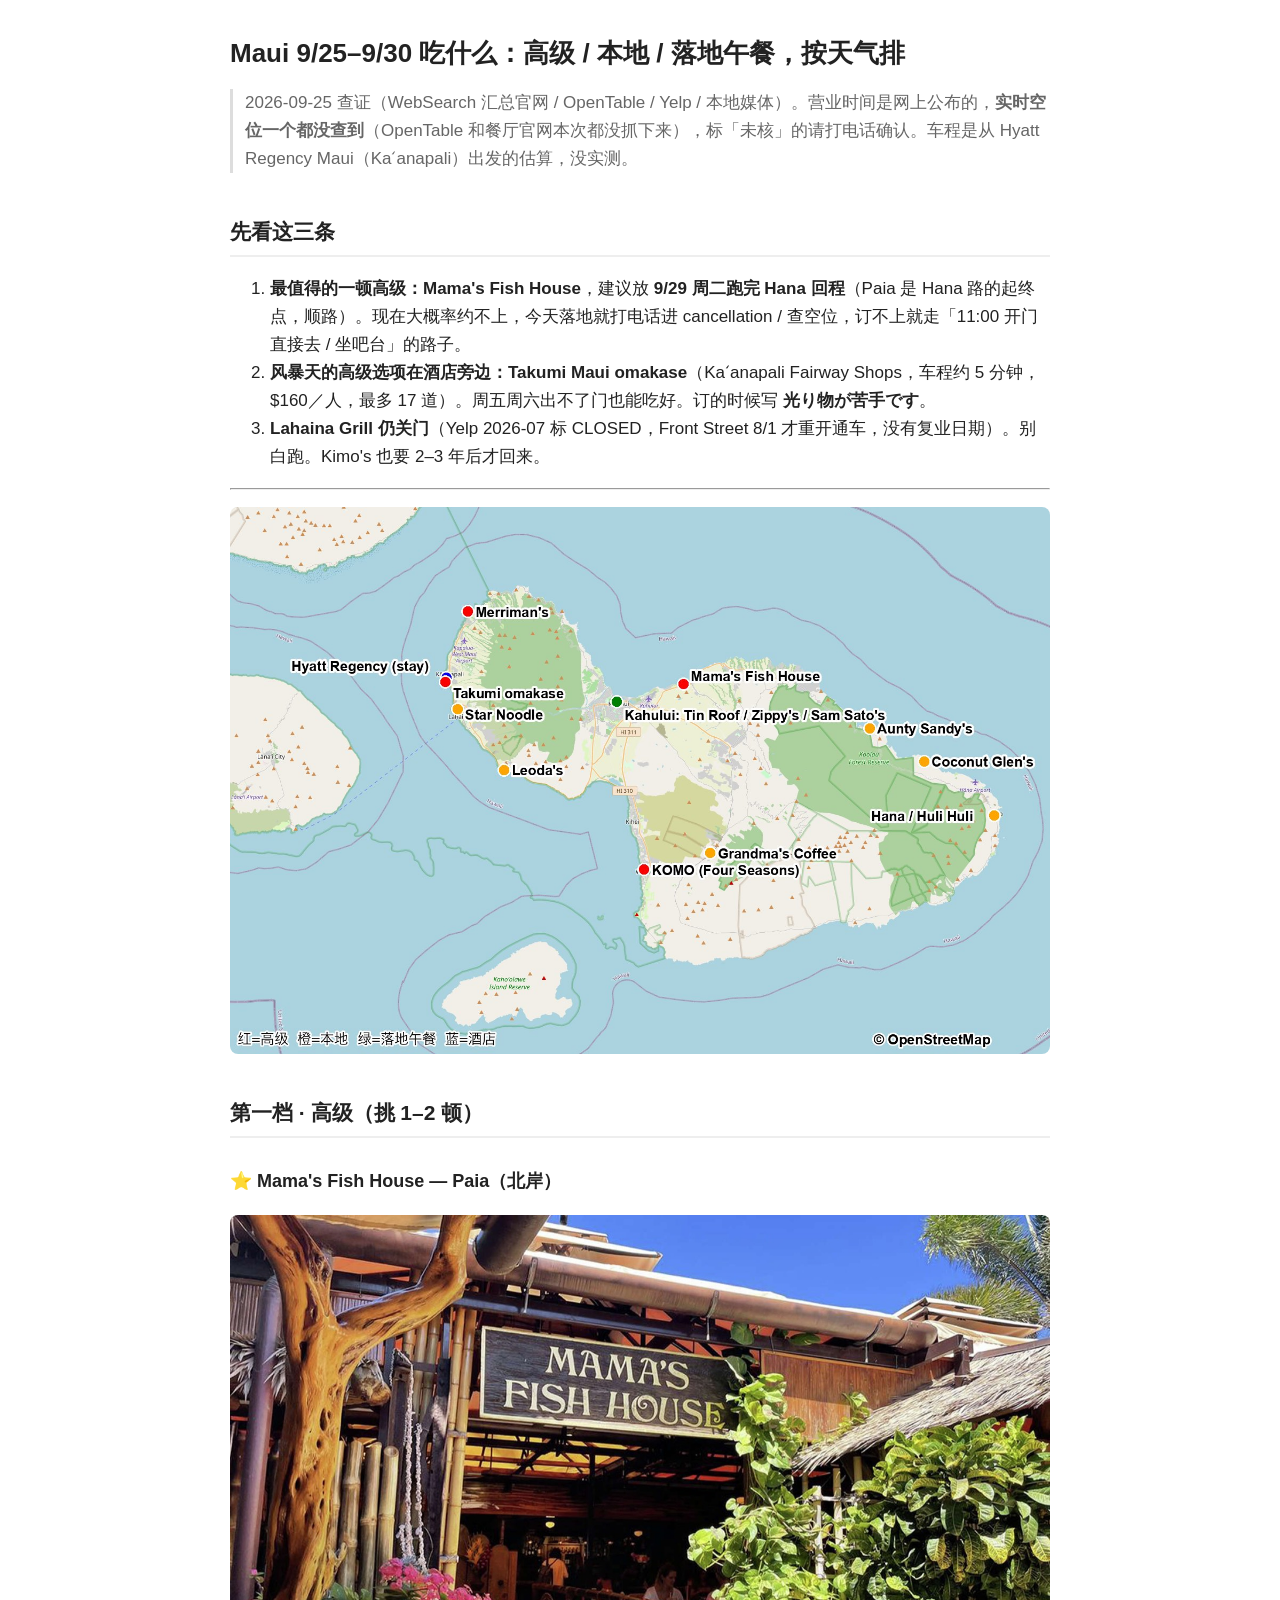
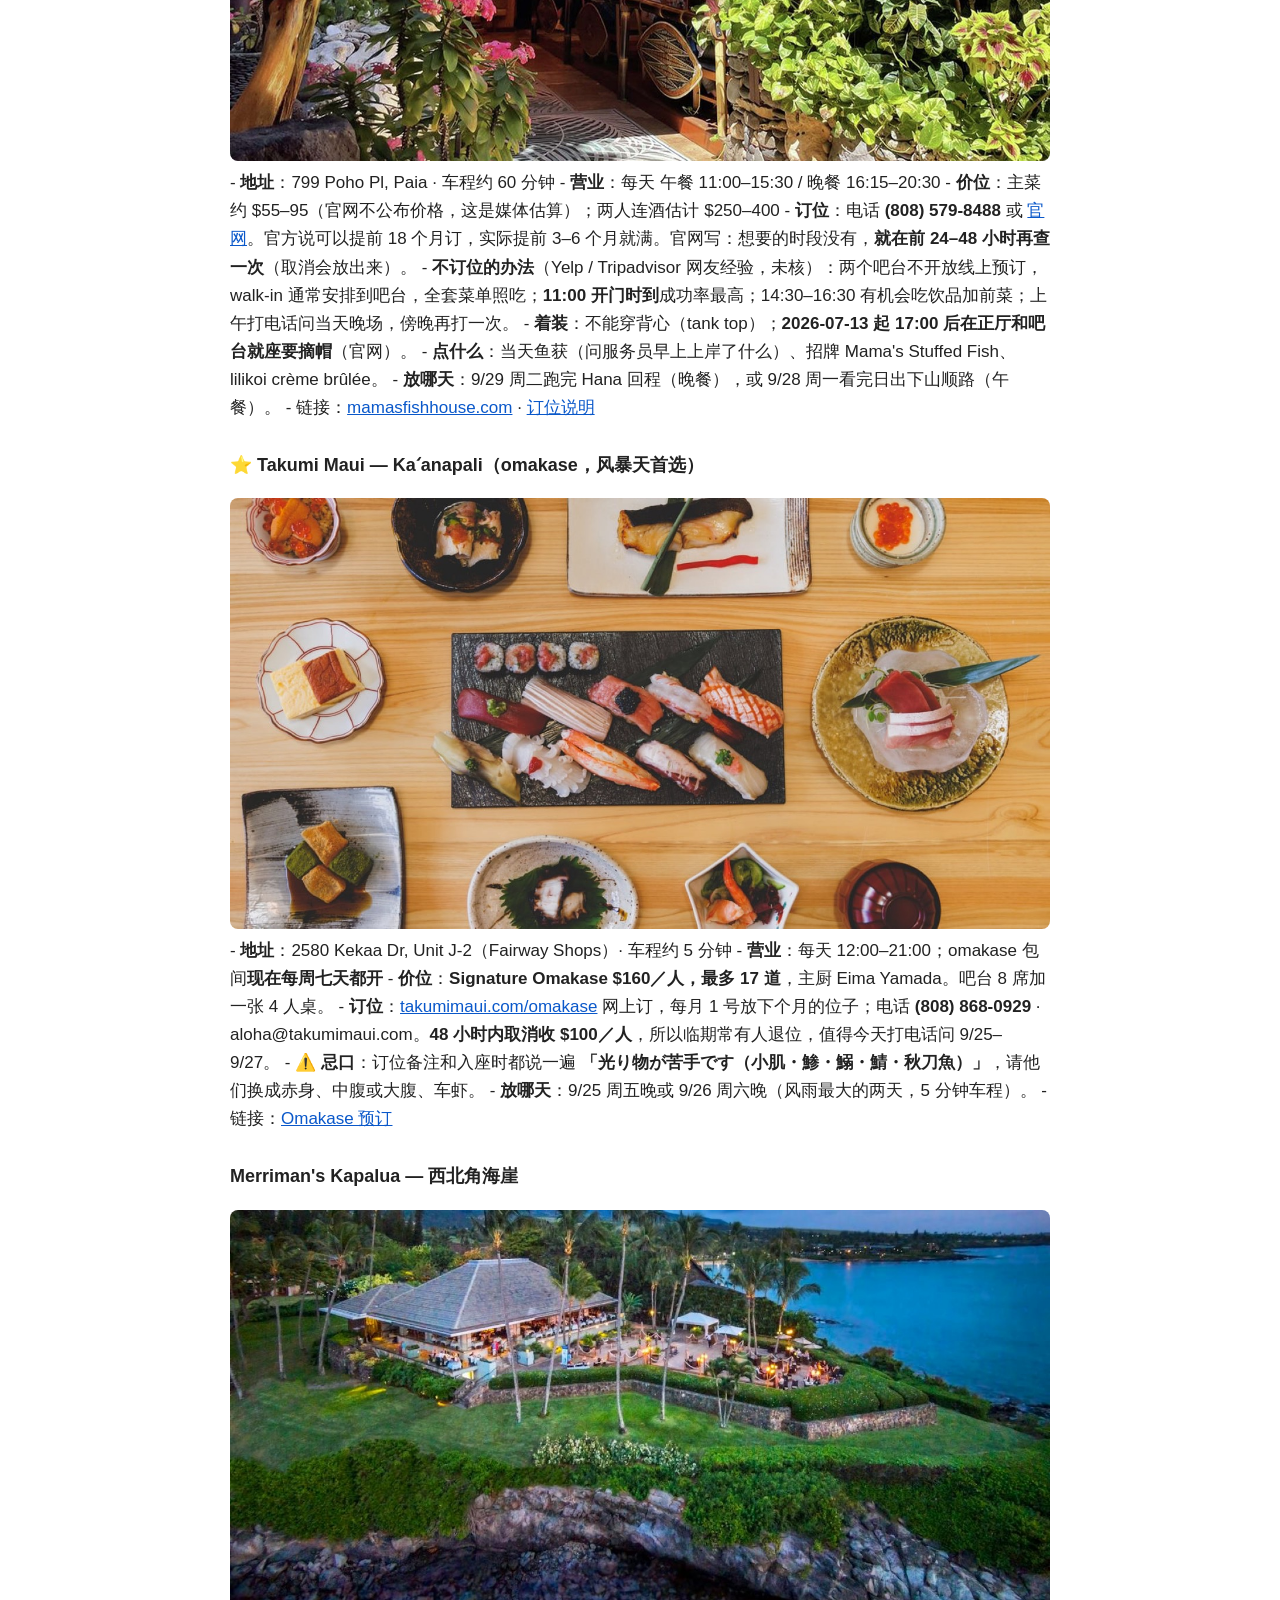
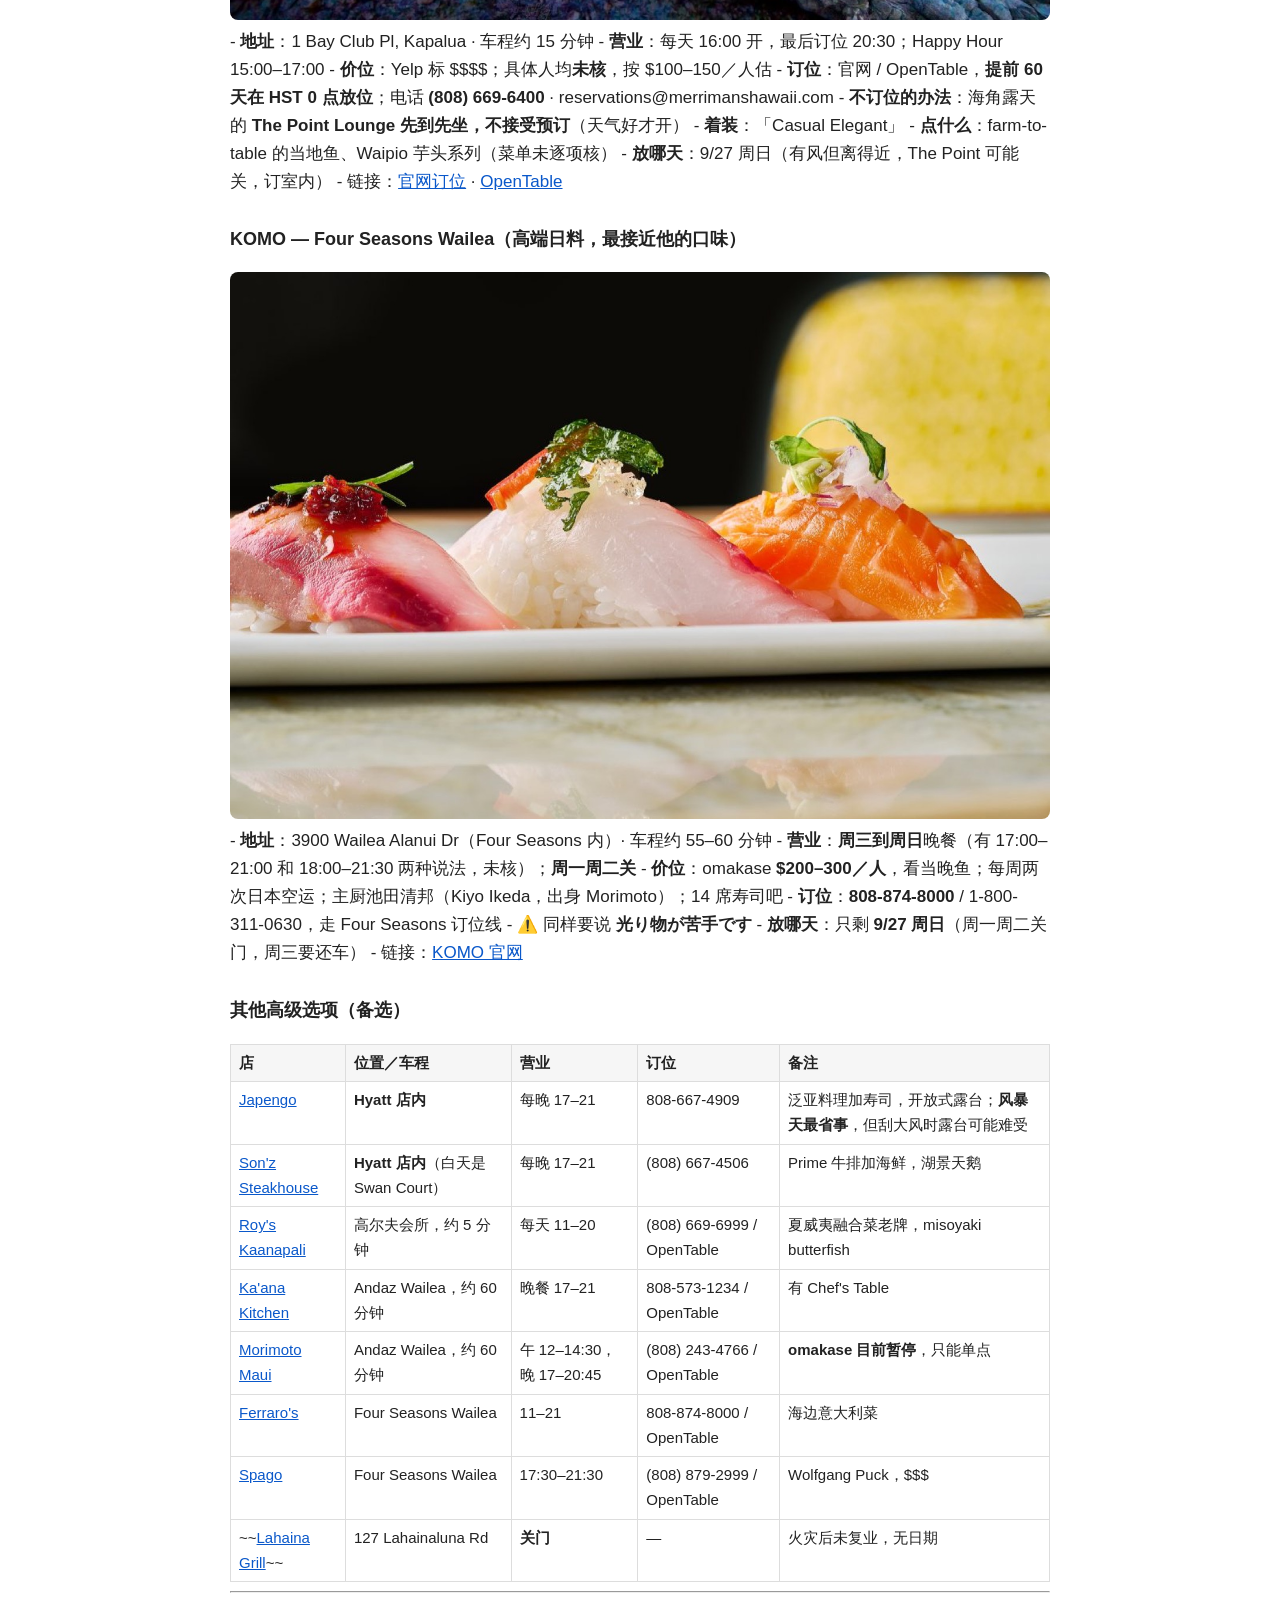
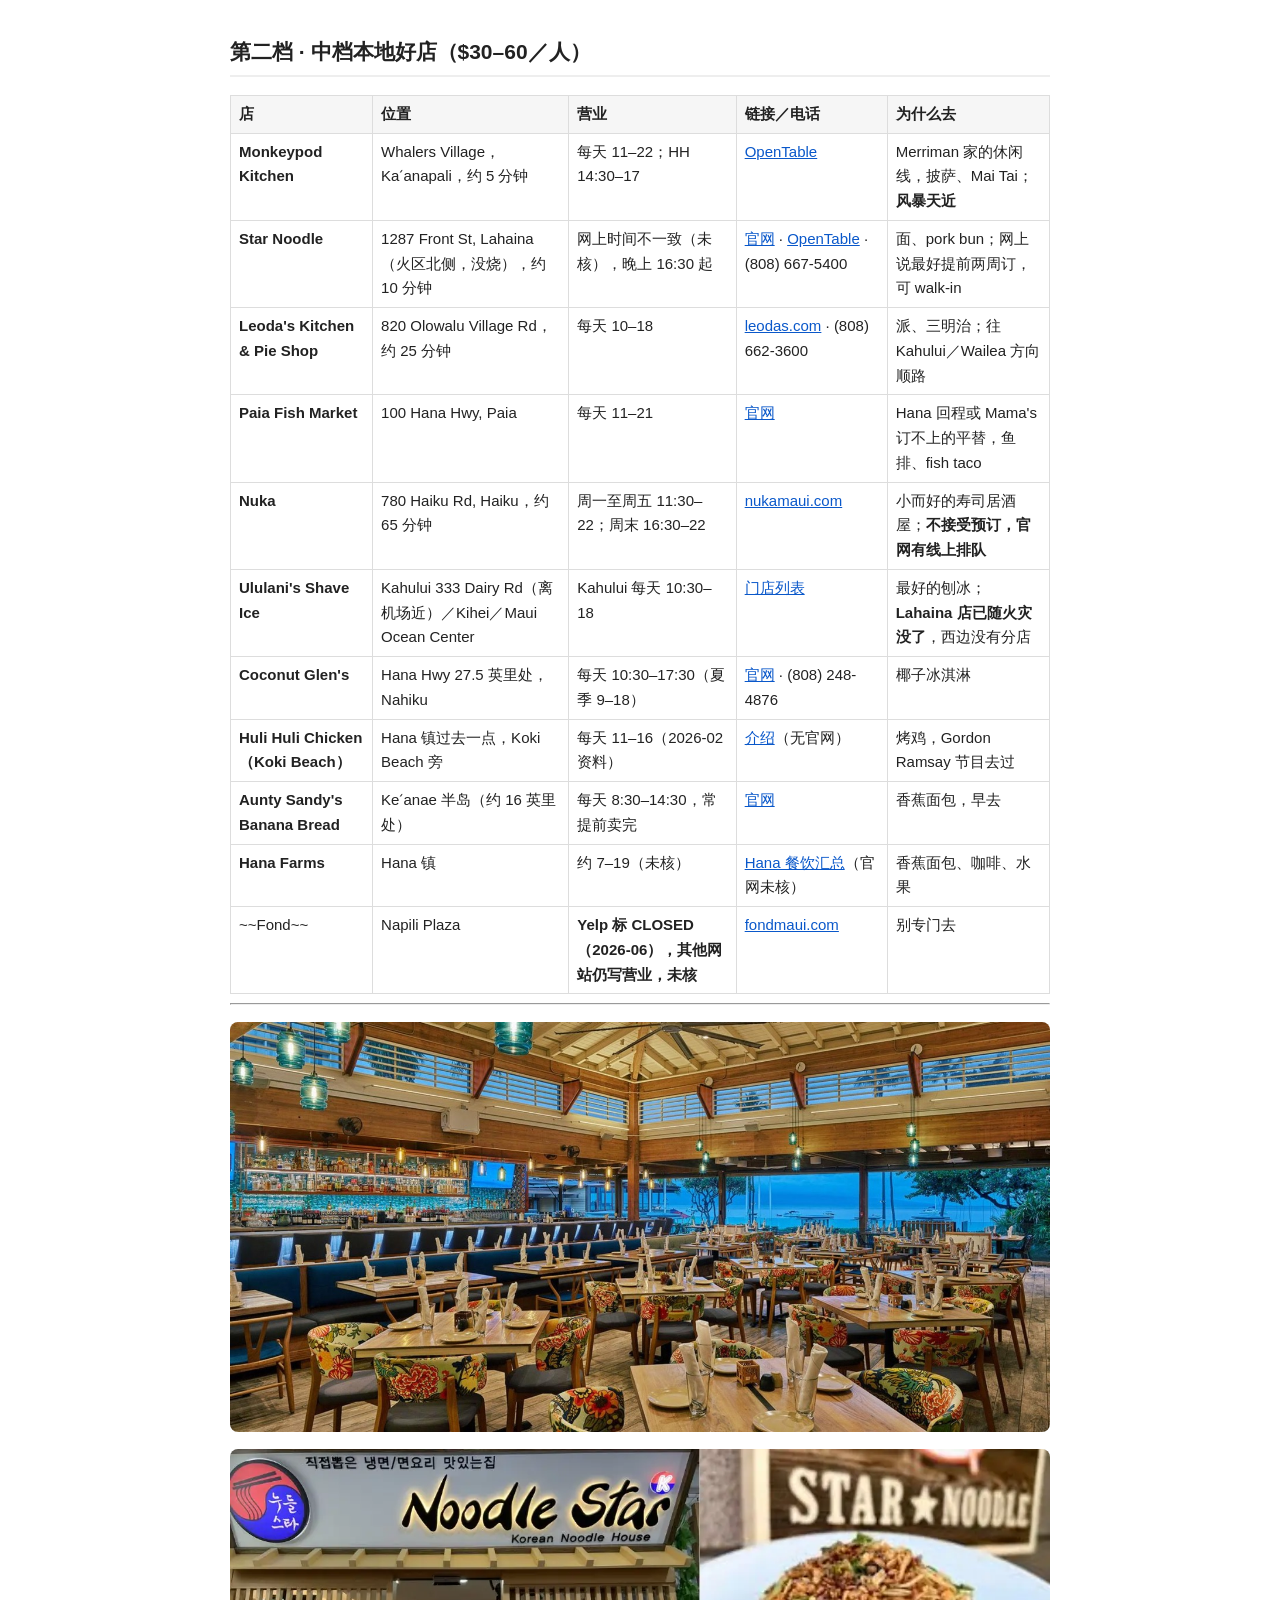
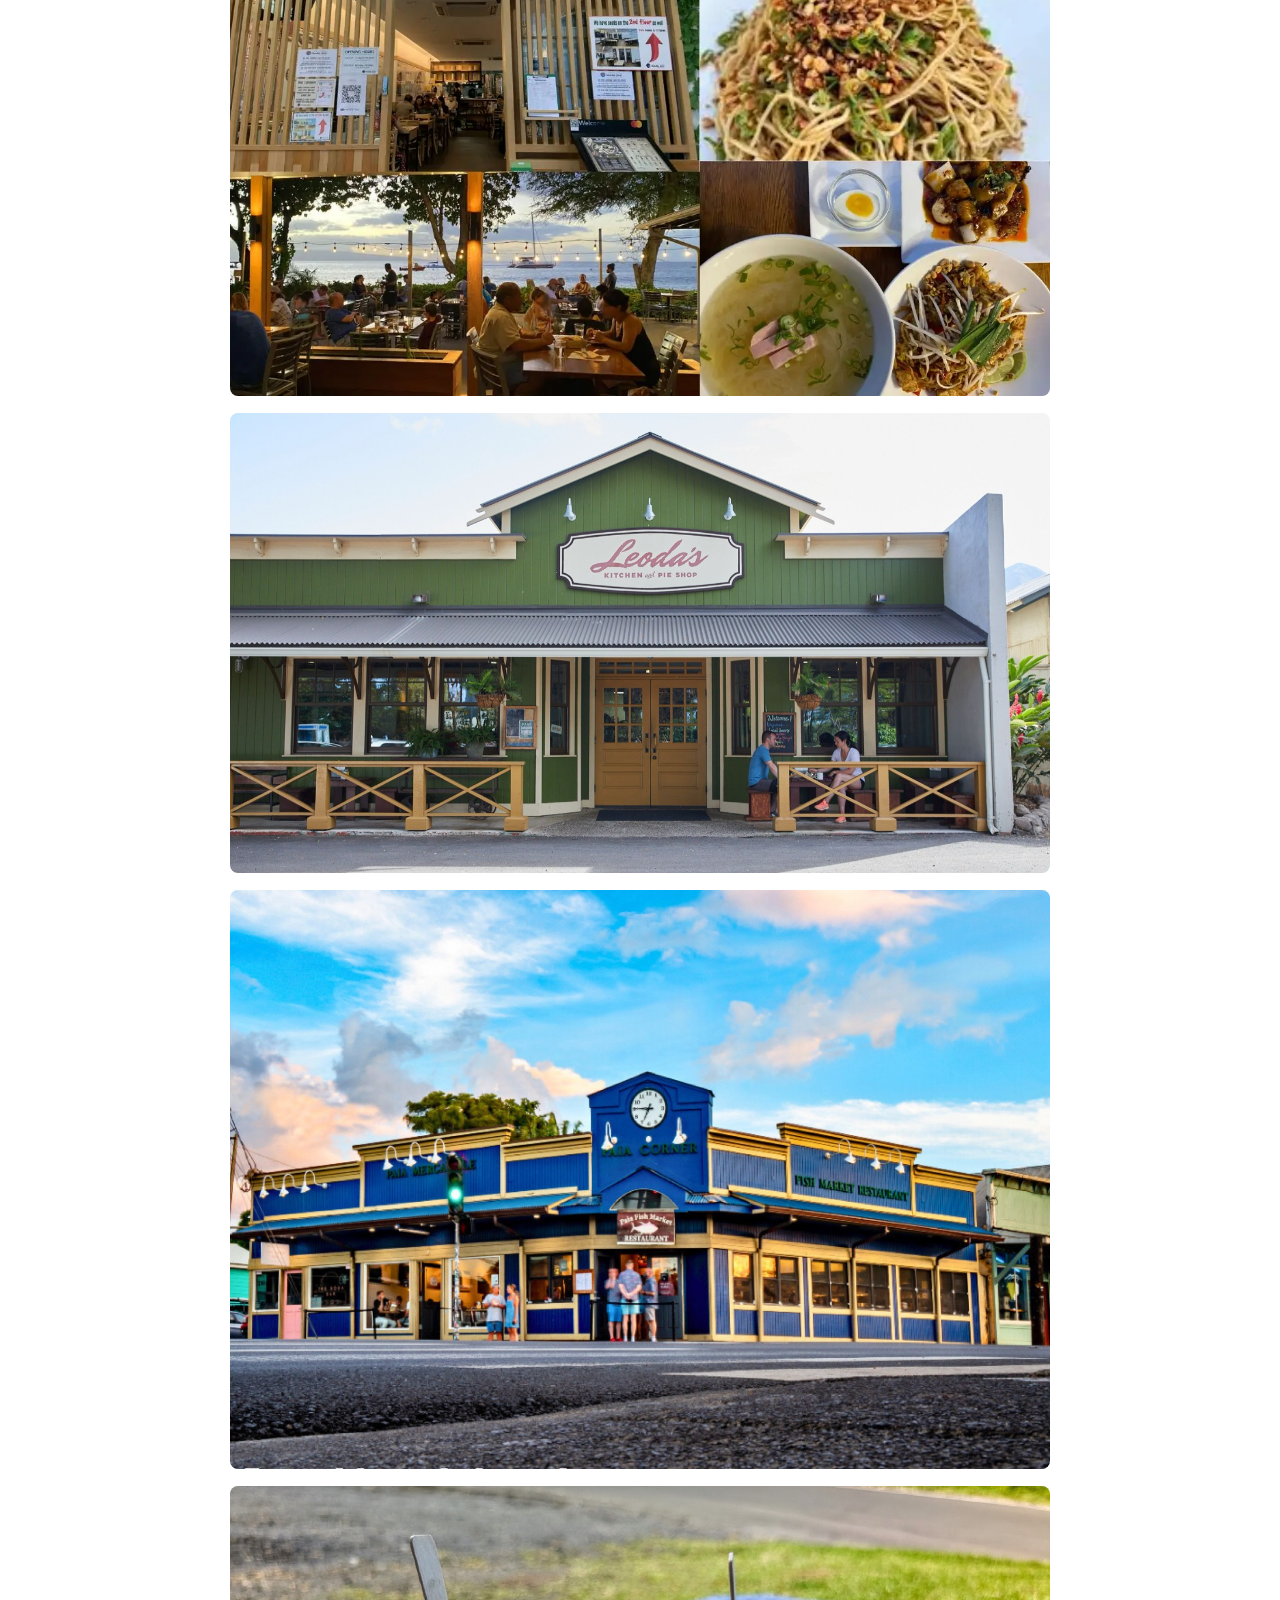
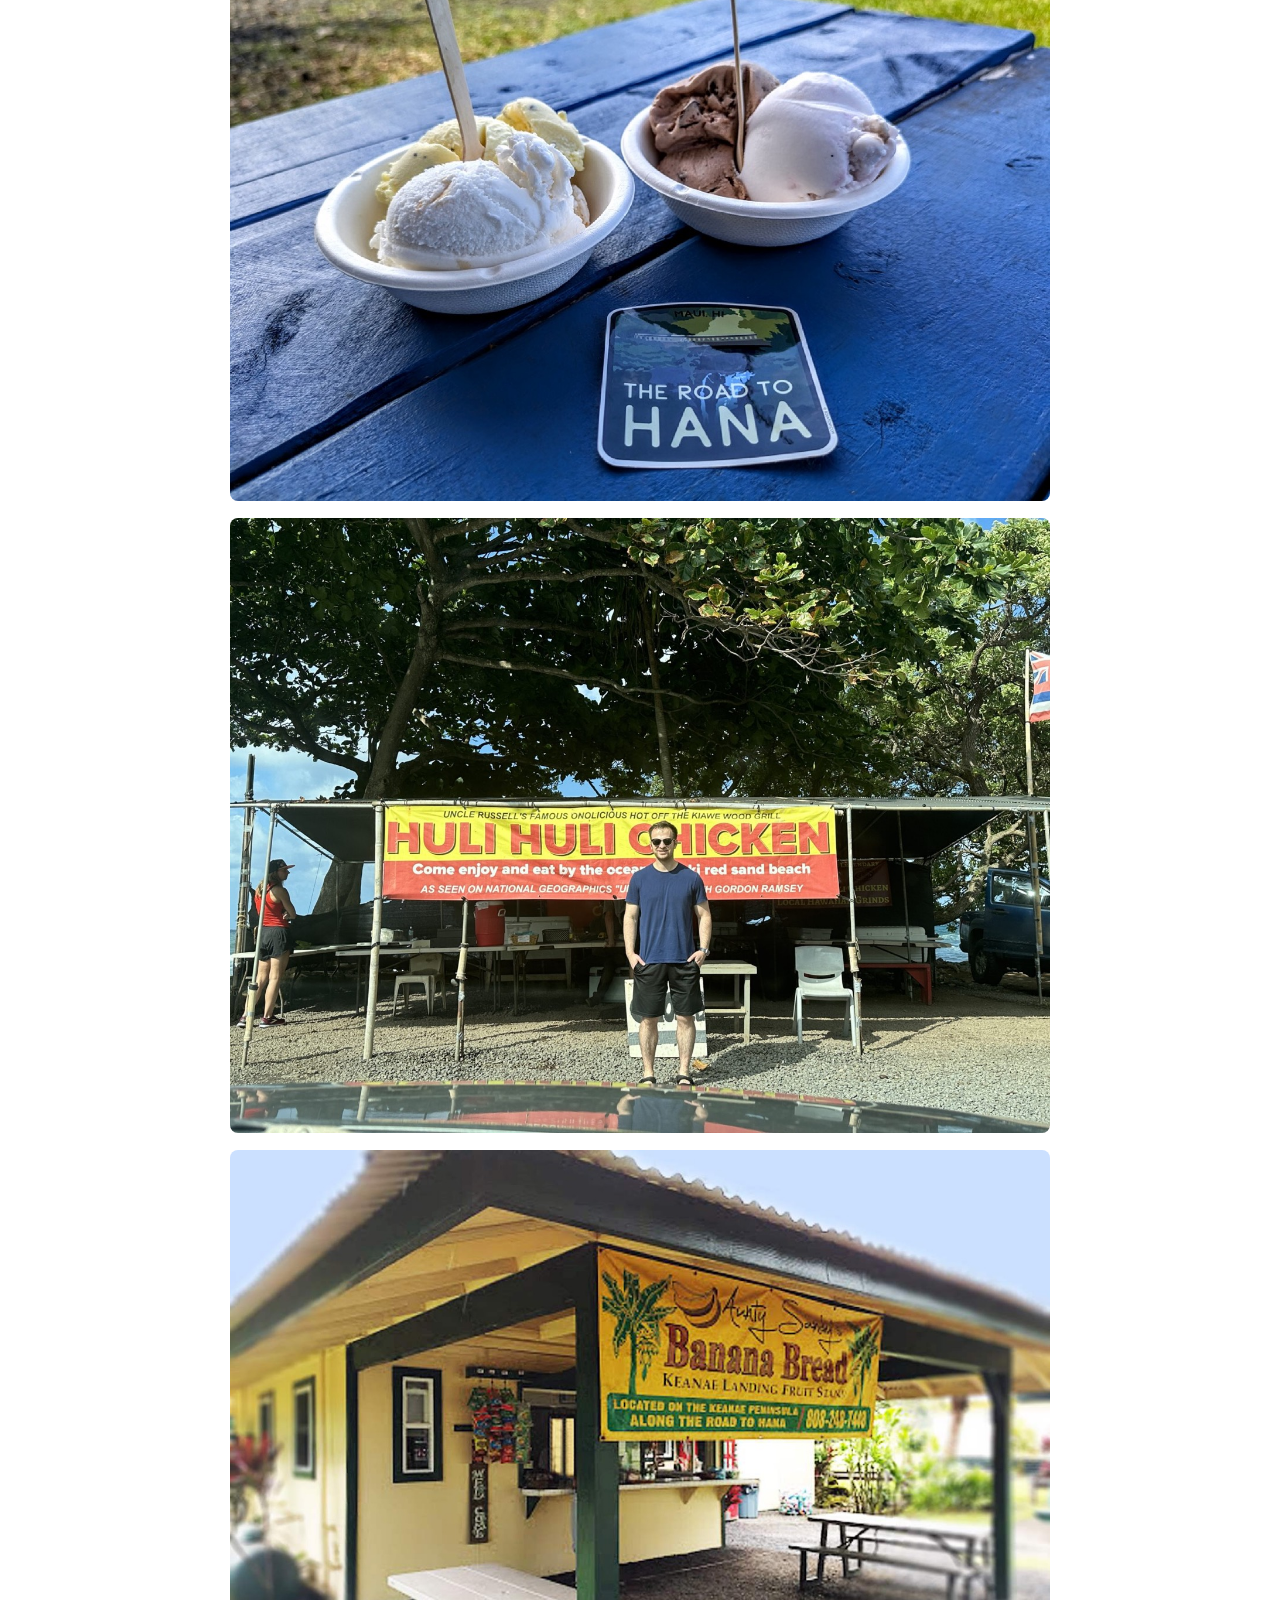
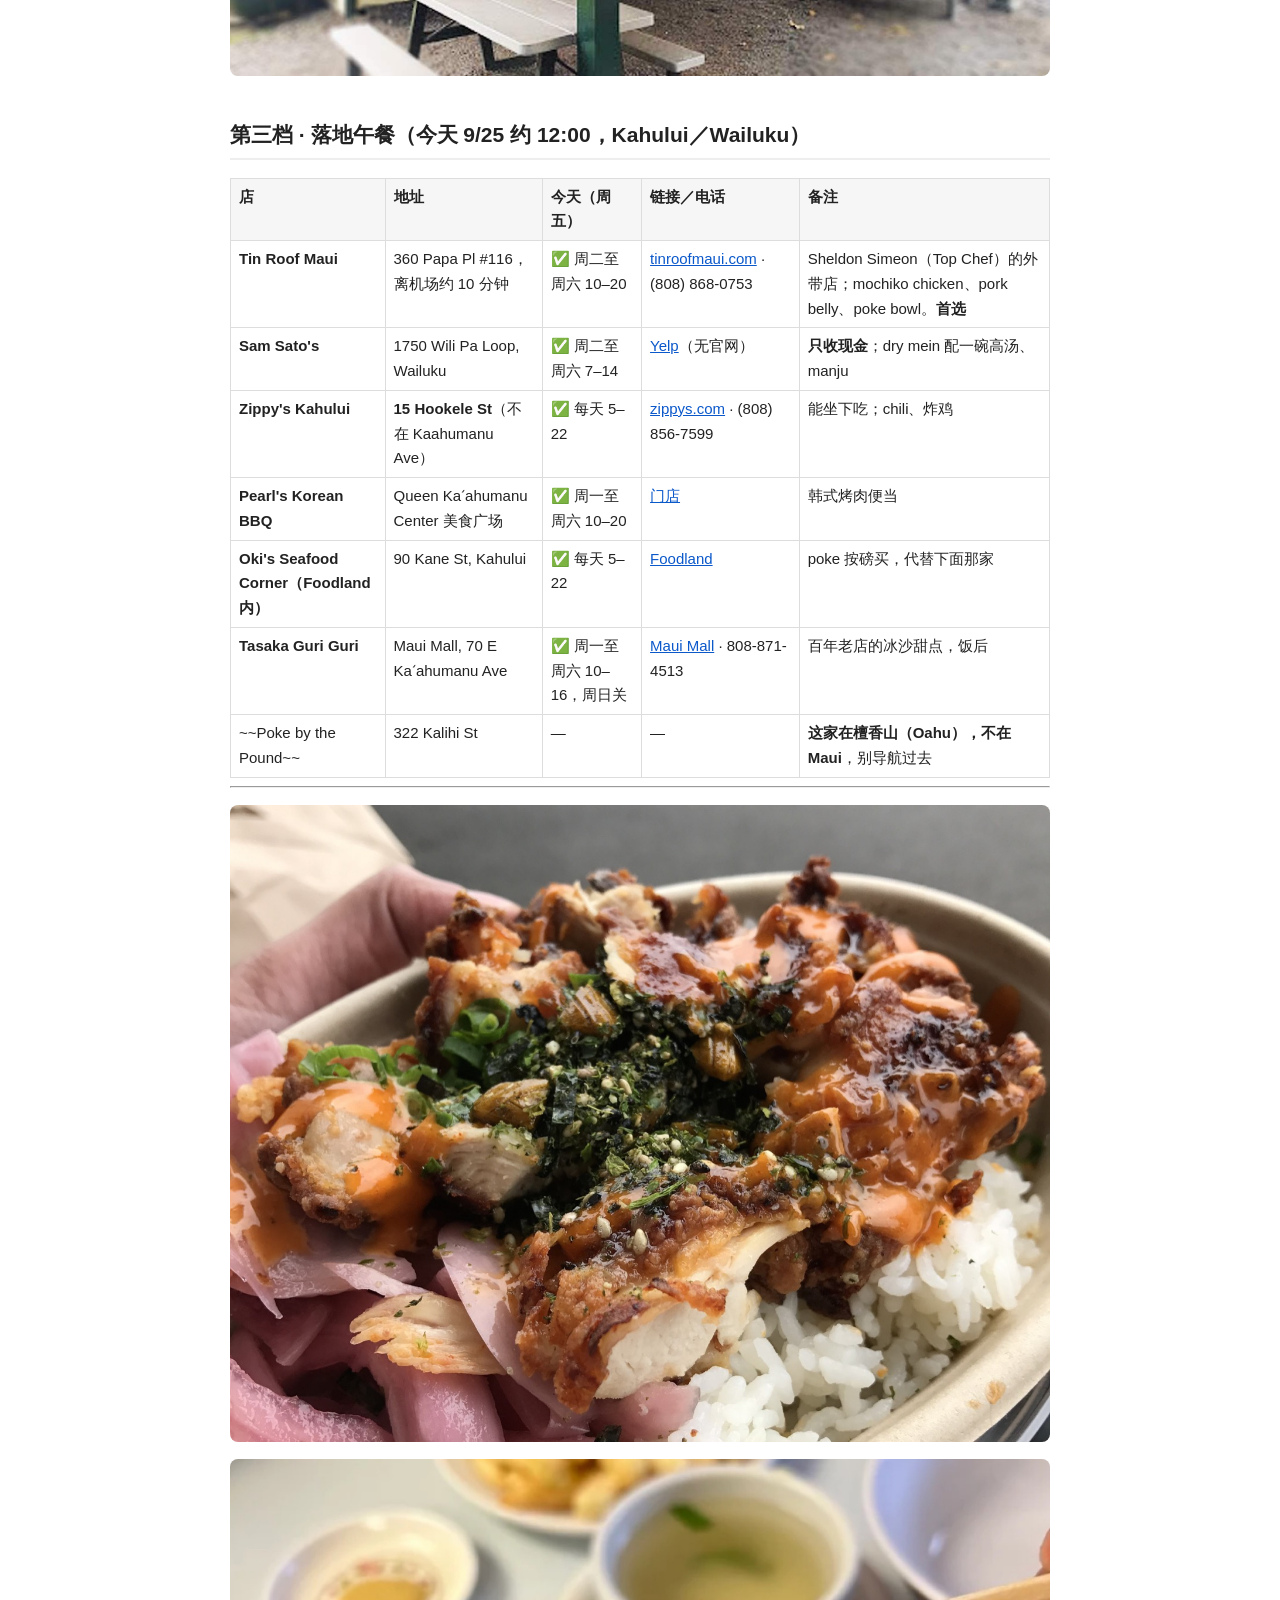
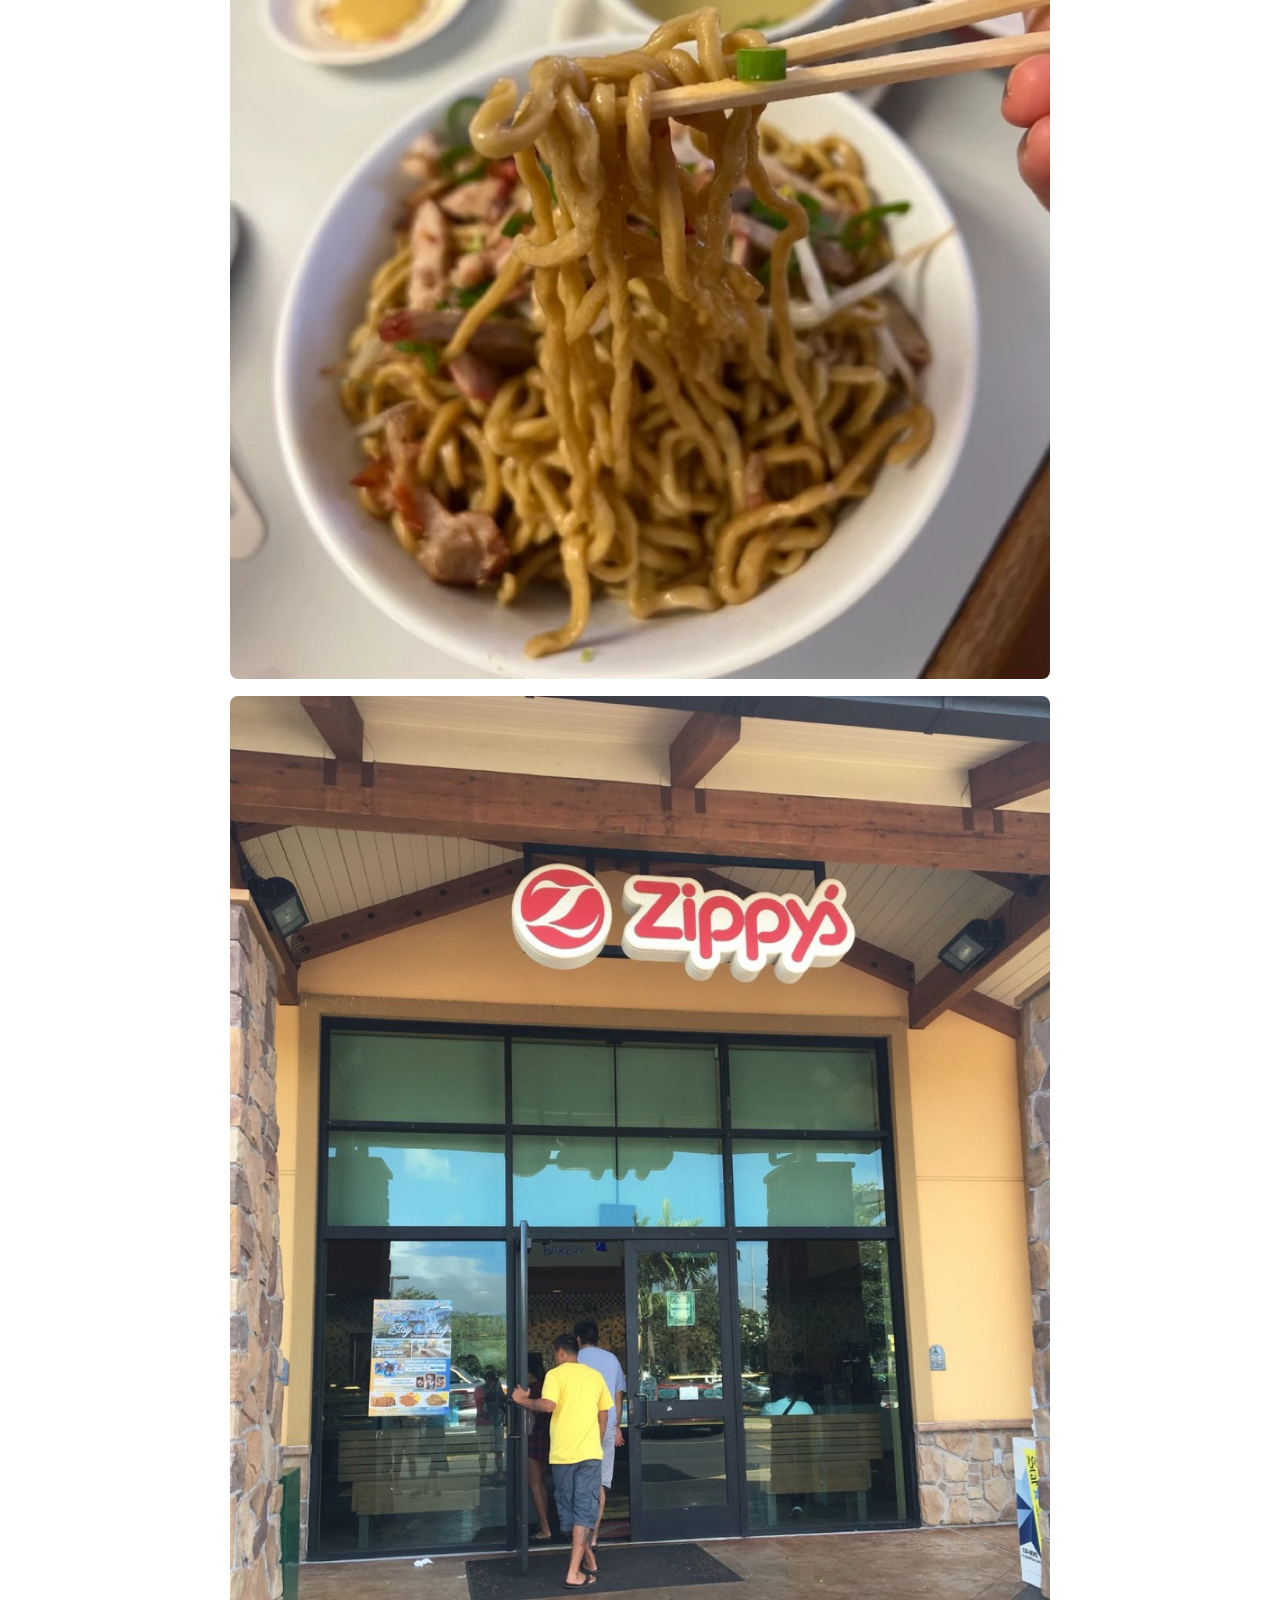
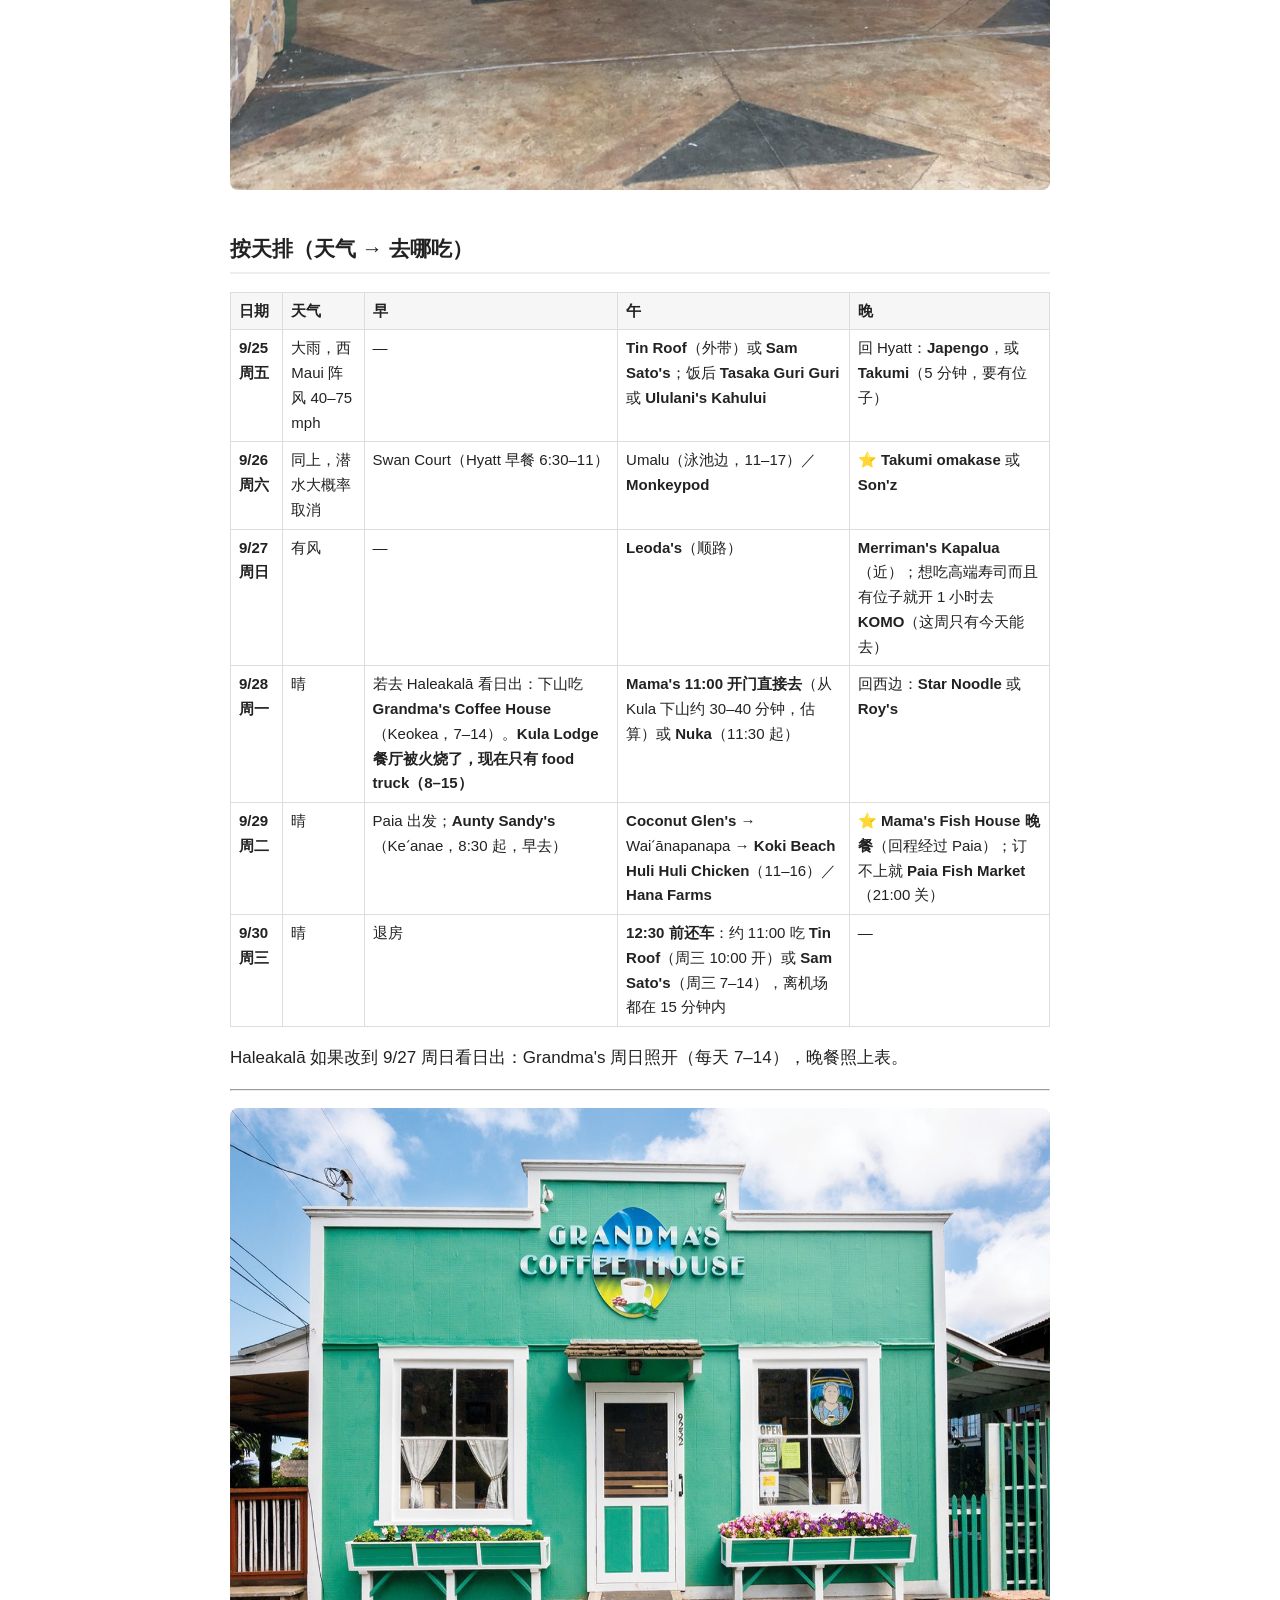
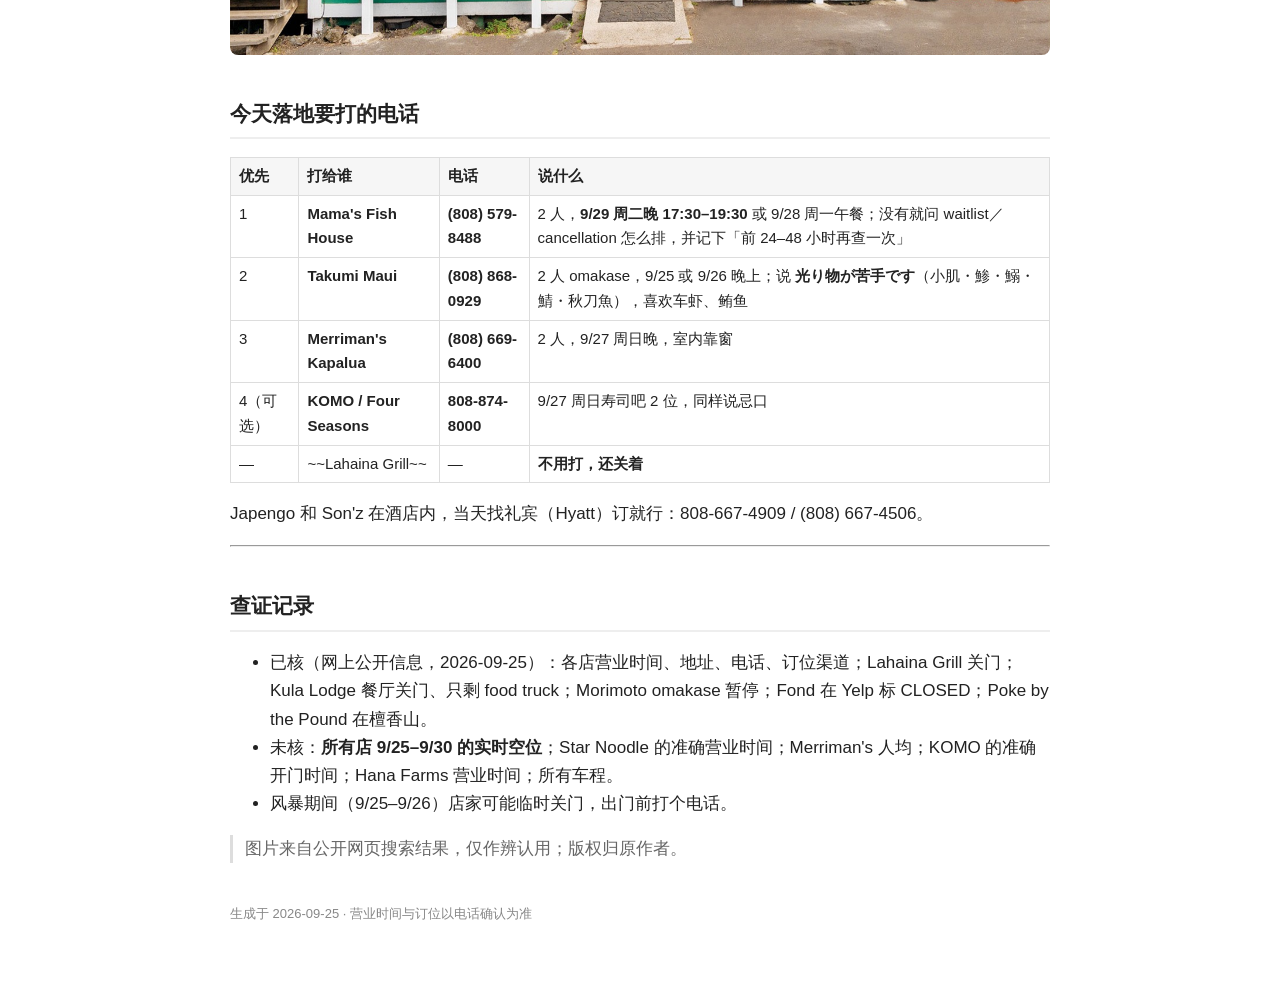
<file: maui-2026-09/index.html>
<!doctype html><html lang="zh-CN"><head><meta charset="utf-8"><meta name="viewport" content="width=device-width,initial-scale=1">
<title>Maui 9/25–9/30 吃什么</title>
<style>
body{font:17px/1.65 -apple-system,"PingFang SC","Helvetica Neue",sans-serif;color:#222;max-width:820px;margin:0 auto;padding:20px 18px 60px;background:#fff}
h1{font-size:26px;line-height:1.3}h2{font-size:21px;margin-top:2em;border-bottom:2px solid #eee;padding-bottom:6px}h3{font-size:18px;margin-top:1.6em}
img{max-width:100%;height:auto;border-radius:8px;margin:8px 0;display:block}
table{border-collapse:collapse;width:100%;font-size:15px;display:block;overflow-x:auto}th,td{border:1px solid #ddd;padding:6px 8px;vertical-align:top;text-align:left}th{background:#f6f6f6}
a{color:#0a58ca}blockquote{color:#666;border-left:3px solid #ddd;margin:0;padding-left:12px}
</style></head><body><h1>Maui 9/25–9/30 吃什么：高级 / 本地 / 落地午餐，按天气排</h1>
<blockquote>
<p>2026-09-25 查证（WebSearch 汇总官网 / OpenTable / Yelp / 本地媒体）。营业时间是网上公布的，<strong>实时空位一个都没查到</strong>（OpenTable 和餐厅官网本次都没抓下来），标「未核」的请打电话确认。车程是从 Hyatt Regency Maui（Kaʻanapali）出发的估算，没实测。</p>
</blockquote>
<h2>先看这三条</h2>
<ol>
<li><strong>最值得的一顿高级：Mama's Fish House</strong>，建议放 <strong>9/29 周二跑完 Hana 回程</strong>（Paia 是 Hana 路的起终点，顺路）。现在大概率约不上，今天落地就打电话进 cancellation / 查空位，订不上就走「11:00 开门直接去 / 坐吧台」的路子。</li>
<li><strong>风暴天的高级选项在酒店旁边：Takumi Maui omakase</strong>（Kaʻanapali Fairway Shops，车程约 5 分钟，$160／人，最多 17 道）。周五周六出不了门也能吃好。订的时候写 <strong>光り物が苦手です</strong>。</li>
<li><strong>Lahaina Grill 仍关门</strong>（Yelp 2026-07 标 CLOSED，Front Street 8/1 才重开通车，没有复业日期）。别白跑。Kimo's 也要 2–3 年后才回来。</li>
</ol>
<hr />
<p><img alt="全岛位置图：红=高级 橙=本地 绿=落地午餐 蓝=酒店" src="assets/map.jpg" /></p>
<h2>第一档 · 高级（挑 1–2 顿）</h2>
<h3>⭐ Mama's Fish House — Paia（北岸）</h3>
<p><img alt="Mama's Fish House" src="assets/mamas.jpg" />
- <strong>地址</strong>：799 Poho Pl, Paia · 车程约 60 分钟
- <strong>营业</strong>：每天 午餐 11:00–15:30 / 晚餐 16:15–20:30
- <strong>价位</strong>：主菜约 $55–95（官网不公布价格，这是媒体估算）；两人连酒估计 $250–400
- <strong>订位</strong>：电话 <strong>(808) 579-8488</strong> 或 <a href="https://mamasfishhouse.com/">官网</a>。官方说可以提前 18 个月订，实际提前 3–6 个月就满。官网写：想要的时段没有，<strong>就在前 24–48 小时再查一次</strong>（取消会放出来）。
- <strong>不订位的办法</strong>（Yelp / Tripadvisor 网友经验，未核）：两个吧台不开放线上预订，walk-in 通常安排到吧台，全套菜单照吃；<strong>11:00 开门时到</strong>成功率最高；14:30–16:30 有机会吃饮品加前菜；上午打电话问当天晚场，傍晚再打一次。
- <strong>着装</strong>：不能穿背心（tank top）；<strong>2026-07-13 起 17:00 后在正厅和吧台就座要摘帽</strong>（官网）。
- <strong>点什么</strong>：当天鱼获（问服务员早上上岸了什么）、招牌 Mama's Stuffed Fish、lilikoi crème brûlée。
- <strong>放哪天</strong>：9/29 周二跑完 Hana 回程（晚餐），或 9/28 周一看完日出下山顺路（午餐）。
- 链接：<a href="https://mamasfishhouse.com/">mamasfishhouse.com</a> · <a href="https://mamasfishhouse.com/contact/">订位说明</a></p>
<h3>⭐ Takumi Maui — Kaʻanapali（omakase，风暴天首选）</h3>
<p><img alt="Takumi Maui omakase" src="assets/takumi.jpg" />
- <strong>地址</strong>：2580 Kekaa Dr, Unit J-2（Fairway Shops）· 车程约 5 分钟
- <strong>营业</strong>：每天 12:00–21:00；omakase 包间<strong>现在每周七天都开</strong>
- <strong>价位</strong>：<strong>Signature Omakase $160／人，最多 17 道</strong>，主厨 Eima Yamada。吧台 8 席加一张 4 人桌。
- <strong>订位</strong>：<a href="https://www.takumimaui.com/omakase">takumimaui.com/omakase</a> 网上订，每月 1 号放下个月的位子；电话 <strong>(808) 868-0929</strong> · aloha@takumimaui.com。<strong>48 小时内取消收 $100／人</strong>，所以临期常有人退位，值得今天打电话问 9/25–9/27。
- <strong>⚠️ 忌口</strong>：订位备注和入座时都说一遍 <strong>「光り物が苦手です（小肌・鯵・鰯・鯖・秋刀魚）」</strong>，请他们换成赤身、中腹或大腹、车虾。
- <strong>放哪天</strong>：9/25 周五晚或 9/26 周六晚（风雨最大的两天，5 分钟车程）。
- 链接：<a href="https://www.takumimaui.com/omakase">Omakase 预订</a></p>
<h3>Merriman's Kapalua — 西北角海崖</h3>
<p><img alt="Merriman's Kapalua" src="assets/merrimans.jpg" />
- <strong>地址</strong>：1 Bay Club Pl, Kapalua · 车程约 15 分钟
- <strong>营业</strong>：每天 16:00 开，最后订位 20:30；Happy Hour 15:00–17:00
- <strong>价位</strong>：Yelp 标 $$$$；具体人均<strong>未核</strong>，按 $100–150／人估
- <strong>订位</strong>：官网 / OpenTable，<strong>提前 60 天在 HST 0 点放位</strong>；电话 <strong>(808) 669-6400</strong> · reservations@merrimanshawaii.com
- <strong>不订位的办法</strong>：海角露天的 <strong>The Point Lounge 先到先坐，不接受预订</strong>（天气好才开）
- <strong>着装</strong>：「Casual Elegant」
- <strong>点什么</strong>：farm-to-table 的当地鱼、Waipio 芋头系列（菜单未逐项核）
- <strong>放哪天</strong>：9/27 周日（有风但离得近，The Point 可能关，订室内）
- 链接：<a href="https://www.merrimanshawaii.com/kapalua/reservations/">官网订位</a> · <a href="https://www.opentable.com/r/merrimans-maui-lahaina">OpenTable</a></p>
<h3>KOMO — Four Seasons Wailea（高端日料，最接近他的口味）</h3>
<p><img alt="KOMO" src="assets/komo.jpg" />
- <strong>地址</strong>：3900 Wailea Alanui Dr（Four Seasons 内）· 车程约 55–60 分钟
- <strong>营业</strong>：<strong>周三到周日</strong>晚餐（有 17:00–21:00 和 18:00–21:30 两种说法，未核）；<strong>周一周二关</strong>
- <strong>价位</strong>：omakase <strong>$200–300／人</strong>，看当晚鱼；每周两次日本空运；主厨池田清邦（Kiyo Ikeda，出身 Morimoto）；14 席寿司吧
- <strong>订位</strong>：<strong>808-874-8000</strong> / 1-800-311-0630，走 Four Seasons 订位线
- <strong>⚠️</strong> 同样要说 <strong>光り物が苦手です</strong>
- <strong>放哪天</strong>：只剩 <strong>9/27 周日</strong>（周一周二关门，周三要还车）
- 链接：<a href="https://www.fourseasons.com/maui/dining/restaurants/komo/">KOMO 官网</a></p>
<h3>其他高级选项（备选）</h3>
<table>
<thead>
<tr>
<th>店</th>
<th>位置／车程</th>
<th>营业</th>
<th>订位</th>
<th>备注</th>
</tr>
</thead>
<tbody>
<tr>
<td><a href="https://kaanapaliresort.com/japengo/">Japengo</a></td>
<td><strong>Hyatt 店内</strong></td>
<td>每晚 17–21</td>
<td>808-667-4909</td>
<td>泛亚料理加寿司，开放式露台；<strong>风暴天最省事</strong>，但刮大风时露台可能难受</td>
</tr>
<tr>
<td><a href="https://www.sonzsteakhouse.com/">Son'z Steakhouse</a></td>
<td><strong>Hyatt 店内</strong>（白天是 Swan Court）</td>
<td>每晚 17–21</td>
<td>(808) 667-4506</td>
<td>Prime 牛排加海鲜，湖景天鹅</td>
</tr>
<tr>
<td><a href="https://www.opentable.com/r/roys-kaanapali-lahaina">Roy's Kaanapali</a></td>
<td>高尔夫会所，约 5 分钟</td>
<td>每天 11–20</td>
<td>(808) 669-6999 / OpenTable</td>
<td>夏威夷融合菜老牌，misoyaki butterfish</td>
</tr>
<tr>
<td><a href="https://www.opentable.com/kaana-kitchen-at-andaz-maui">Ka'ana Kitchen</a></td>
<td>Andaz Wailea，约 60 分钟</td>
<td>晚餐 17–21</td>
<td>808-573-1234 / OpenTable</td>
<td>有 Chef's Table</td>
</tr>
<tr>
<td><a href="https://www.opentable.com/morimoto-maui">Morimoto Maui</a></td>
<td>Andaz Wailea，约 60 分钟</td>
<td>午 12–14:30，晚 17–20:45</td>
<td>(808) 243-4766 / OpenTable</td>
<td><strong>omakase 目前暂停</strong>，只能单点</td>
</tr>
<tr>
<td><a href="https://www.opentable.com/r/ferraros-restaurant-and-bar-maui">Ferraro's</a></td>
<td>Four Seasons Wailea</td>
<td>11–21</td>
<td>808-874-8000 / OpenTable</td>
<td>海边意大利菜</td>
</tr>
<tr>
<td><a href="https://www.opentable.com/wolfgang-pucks-spago-in-the-four-seasons-resort-maui">Spago</a></td>
<td>Four Seasons Wailea</td>
<td>17:30–21:30</td>
<td>(808) 879-2999 / OpenTable</td>
<td>Wolfgang Puck，$$$</td>
</tr>
<tr>
<td>~~<a href="https://lahainagrill.com/">Lahaina Grill</a>~~</td>
<td>127 Lahainaluna Rd</td>
<td><strong>关门</strong></td>
<td>—</td>
<td>火灾后未复业，无日期</td>
</tr>
</tbody>
</table>
<hr />
<h2>第二档 · 中档本地好店（$30–60／人）</h2>
<table>
<thead>
<tr>
<th>店</th>
<th>位置</th>
<th>营业</th>
<th>链接／电话</th>
<th>为什么去</th>
</tr>
</thead>
<tbody>
<tr>
<td><strong>Monkeypod Kitchen</strong></td>
<td>Whalers Village，Kaʻanapali，约 5 分钟</td>
<td>每天 11–22；HH 14:30–17</td>
<td><a href="https://www.opentable.com/r/monkeypod-kitchen-by-merriman-whalers-village-lahaina-2">OpenTable</a></td>
<td>Merriman 家的休闲线，披萨、Mai Tai；<strong>风暴天近</strong></td>
</tr>
<tr>
<td><strong>Star Noodle</strong></td>
<td>1287 Front St, Lahaina（火区北侧，没烧），约 10 分钟</td>
<td>网上时间不一致（未核），晚上 16:30 起</td>
<td><a href="https://starnoodle.com/">官网</a> · <a href="https://www.opentable.com/r/star-noodle-lahaina">OpenTable</a> · (808) 667-5400</td>
<td>面、pork bun；网上说最好提前两周订，可 walk-in</td>
</tr>
<tr>
<td><strong>Leoda's Kitchen &amp; Pie Shop</strong></td>
<td>820 Olowalu Village Rd，约 25 分钟</td>
<td>每天 10–18</td>
<td><a href="https://www.leodas.com/">leodas.com</a> · (808) 662-3600</td>
<td>派、三明治；往 Kahului／Wailea 方向顺路</td>
</tr>
<tr>
<td><strong>Paia Fish Market</strong></td>
<td>100 Hana Hwy, Paia</td>
<td>每天 11–21</td>
<td><a href="https://paiafishmarket.com/locations/paia/">官网</a></td>
<td>Hana 回程或 Mama's 订不上的平替，鱼排、fish taco</td>
</tr>
<tr>
<td><strong>Nuka</strong></td>
<td>780 Haiku Rd, Haiku，约 65 分钟</td>
<td>周一至周五 11:30–22；周末 16:30–22</td>
<td><a href="https://www.nukamaui.com/">nukamaui.com</a></td>
<td>小而好的寿司居酒屋；<strong>不接受预订，官网有线上排队</strong></td>
</tr>
<tr>
<td><strong>Ululani's Shave Ice</strong></td>
<td>Kahului 333 Dairy Rd（离机场近）／Kihei／Maui Ocean Center</td>
<td>Kahului 每天 10:30–18</td>
<td><a href="https://www.ululanishawaiianshaveice.com/locations/">门店列表</a></td>
<td>最好的刨冰；<strong>Lahaina 店已随火灾没了</strong>，西边没有分店</td>
</tr>
<tr>
<td><strong>Coconut Glen's</strong></td>
<td>Hana Hwy 27.5 英里处，Nahiku</td>
<td>每天 10:30–17:30（夏季 9–18）</td>
<td><a href="https://coconutglens.com/contact/">官网</a> · (808) 248-4876</td>
<td>椰子冰淇淋</td>
</tr>
<tr>
<td><strong>Huli Huli Chicken（Koki Beach）</strong></td>
<td>Hana 镇过去一点，Koki Beach 旁</td>
<td>每天 11–16（2026-02 资料）</td>
<td><a href="https://www.flashpackingamerica.com/hawaii-travel/huli-huli-chicken-koki-maui/">介绍</a>（无官网）</td>
<td>烤鸡，Gordon Ramsay 节目去过</td>
</tr>
<tr>
<td><strong>Aunty Sandy's Banana Bread</strong></td>
<td>Keʻanae 半岛（约 16 英里处）</td>
<td>每天 8:30–14:30，常提前卖完</td>
<td><a href="https://auntysandys.com/road-to-hana-banana-bread-stop/">官网</a></td>
<td>香蕉面包，早去</td>
</tr>
<tr>
<td><strong>Hana Farms</strong></td>
<td>Hana 镇</td>
<td>约 7–19（未核）</td>
<td><a href="https://www.themauiexpert.com/hana-restaurants-maui">Hana 餐饮汇总</a>（官网未核）</td>
<td>香蕉面包、咖啡、水果</td>
</tr>
<tr>
<td>~~Fond~~</td>
<td>Napili Plaza</td>
<td><strong>Yelp 标 CLOSED（2026-06），其他网站仍写营业，未核</strong></td>
<td><a href="https://www.fondmaui.com/">fondmaui.com</a></td>
<td>别专门去</td>
</tr>
</tbody>
</table>
<hr />
<p><img alt="Monkeypod Kitchen" src="assets/monkeypod.jpg" /></p>
<p><img alt="Star Noodle" src="assets/starnoodle.jpg" /></p>
<p><img alt="Leoda's Kitchen &amp; Pie Shop" src="assets/leodas.jpg" /></p>
<p><img alt="Paia Fish Market" src="assets/paiafish.jpg" /></p>
<p><img alt="Coconut Glen's" src="assets/coconutglens.jpg" /></p>
<p><img alt="Huli Huli Chicken, Koki Beach" src="assets/hulihuli.jpg" /></p>
<p><img alt="Aunty Sandy's Banana Bread" src="assets/auntysandys.jpg" /></p>
<h2>第三档 · 落地午餐（今天 9/25 约 12:00，Kahului／Wailuku）</h2>
<table>
<thead>
<tr>
<th>店</th>
<th>地址</th>
<th>今天（周五）</th>
<th>链接／电话</th>
<th>备注</th>
</tr>
</thead>
<tbody>
<tr>
<td><strong>Tin Roof Maui</strong></td>
<td>360 Papa Pl #116，离机场约 10 分钟</td>
<td>✅ 周二至周六 10–20</td>
<td><a href="https://www.tinroofmaui.com/">tinroofmaui.com</a> · (808) 868-0753</td>
<td>Sheldon Simeon（Top Chef）的外带店；mochiko chicken、pork belly、poke bowl。<strong>首选</strong></td>
</tr>
<tr>
<td><strong>Sam Sato's</strong></td>
<td>1750 Wili Pa Loop, Wailuku</td>
<td>✅ 周二至周六 7–14</td>
<td><a href="https://www.yelp.com/biz/sam-satos-wailuku-2">Yelp</a>（无官网）</td>
<td><strong>只收现金</strong>；dry mein 配一碗高汤、manju</td>
</tr>
<tr>
<td><strong>Zippy's Kahului</strong></td>
<td><strong>15 Hookele St</strong>（不在 Kaahumanu Ave）</td>
<td>✅ 每天 5–22</td>
<td><a href="https://www.zippys.com/locations/kahului">zippys.com</a> · (808) 856-7599</td>
<td>能坐下吃；chili、炸鸡</td>
</tr>
<tr>
<td><strong>Pearl's Korean BBQ</strong></td>
<td>Queen Kaʻahumanu Center 美食广场</td>
<td>✅ 周一至周六 10–20</td>
<td><a href="https://pearlskoreanbbq.com/locations/">门店</a></td>
<td>韩式烤肉便当</td>
</tr>
<tr>
<td><strong>Oki's Seafood Corner（Foodland 内）</strong></td>
<td>90 Kane St, Kahului</td>
<td>✅ 每天 5–22</td>
<td><a href="https://foodland.com/stores/foodland-kaahumanu-kahului/">Foodland</a></td>
<td>poke 按磅买，代替下面那家</td>
</tr>
<tr>
<td><strong>Tasaka Guri Guri</strong></td>
<td>Maui Mall, 70 E Kaʻahumanu Ave</td>
<td>✅ 周一至周六 10–16，周日关</td>
<td><a href="https://www.mauimallvillage.com/stores/tasaka-guri-guri/">Maui Mall</a> · 808-871-4513</td>
<td>百年老店的冰沙甜点，饭后</td>
</tr>
<tr>
<td>~~Poke by the Pound~~</td>
<td>322 Kalihi St</td>
<td>—</td>
<td>—</td>
<td><strong>这家在檀香山（Oahu），不在 Maui</strong>，别导航过去</td>
</tr>
</tbody>
</table>
<hr />
<p><img alt="Tin Roof Maui" src="assets/tinroof.jpg" /></p>
<p><img alt="Sam Sato's dry mein" src="assets/samsatos.jpg" /></p>
<p><img alt="Zippy's Kahului" src="assets/zippys.jpg" /></p>
<h2>按天排（天气 → 去哪吃）</h2>
<table>
<thead>
<tr>
<th>日期</th>
<th>天气</th>
<th>早</th>
<th>午</th>
<th>晚</th>
</tr>
</thead>
<tbody>
<tr>
<td><strong>9/25 周五</strong></td>
<td>大雨，西 Maui 阵风 40–75 mph</td>
<td>—</td>
<td><strong>Tin Roof</strong>（外带）或 <strong>Sam Sato's</strong>；饭后 <strong>Tasaka Guri Guri</strong> 或 <strong>Ululani's Kahului</strong></td>
<td>回 Hyatt：<strong>Japengo</strong>，或 <strong>Takumi</strong>（5 分钟，要有位子）</td>
</tr>
<tr>
<td><strong>9/26 周六</strong></td>
<td>同上，潜水大概率取消</td>
<td>Swan Court（Hyatt 早餐 6:30–11）</td>
<td>Umalu（泳池边，11–17）／<strong>Monkeypod</strong></td>
<td>⭐ <strong>Takumi omakase</strong> 或 <strong>Son'z</strong></td>
</tr>
<tr>
<td><strong>9/27 周日</strong></td>
<td>有风</td>
<td>—</td>
<td><strong>Leoda's</strong>（顺路）</td>
<td><strong>Merriman's Kapalua</strong>（近）；想吃高端寿司而且有位子就开 1 小时去 <strong>KOMO</strong>（这周只有今天能去）</td>
</tr>
<tr>
<td><strong>9/28 周一</strong></td>
<td>晴</td>
<td>若去 Haleakalā 看日出：下山吃 <strong>Grandma's Coffee House</strong>（Keokea，7–14）。<strong>Kula Lodge 餐厅被火烧了，现在只有 food truck（8–15）</strong></td>
<td><strong>Mama's 11:00 开门直接去</strong>（从 Kula 下山约 30–40 分钟，估算）或 <strong>Nuka</strong>（11:30 起）</td>
<td>回西边：<strong>Star Noodle</strong> 或 <strong>Roy's</strong></td>
</tr>
<tr>
<td><strong>9/29 周二</strong></td>
<td>晴</td>
<td>Paia 出发；<strong>Aunty Sandy's</strong>（Keʻanae，8:30 起，早去）</td>
<td><strong>Coconut Glen's</strong> → Waiʻānapanapa → <strong>Koki Beach Huli Huli Chicken</strong>（11–16）／<strong>Hana Farms</strong></td>
<td>⭐ <strong>Mama's Fish House 晚餐</strong>（回程经过 Paia）；订不上就 <strong>Paia Fish Market</strong>（21:00 关）</td>
</tr>
<tr>
<td><strong>9/30 周三</strong></td>
<td>晴</td>
<td>退房</td>
<td><strong>12:30 前还车</strong>：约 11:00 吃 <strong>Tin Roof</strong>（周三 10:00 开）或 <strong>Sam Sato's</strong>（周三 7–14），离机场都在 15 分钟内</td>
<td>—</td>
</tr>
</tbody>
</table>
<p>Haleakalā 如果改到 9/27 周日看日出：Grandma's 周日照开（每天 7–14），晚餐照上表。</p>
<hr />
<p><img alt="Grandma's Coffee House（Haleakalā 下山早餐）" src="assets/grandmas.jpg" /></p>
<h2>今天落地要打的电话</h2>
<table>
<thead>
<tr>
<th>优先</th>
<th>打给谁</th>
<th>电话</th>
<th>说什么</th>
</tr>
</thead>
<tbody>
<tr>
<td>1</td>
<td><strong>Mama's Fish House</strong></td>
<td><strong>(808) 579-8488</strong></td>
<td>2 人，<strong>9/29 周二晚 17:30–19:30</strong> 或 9/28 周一午餐；没有就问 waitlist／cancellation 怎么排，并记下「前 24–48 小时再查一次」</td>
</tr>
<tr>
<td>2</td>
<td><strong>Takumi Maui</strong></td>
<td><strong>(808) 868-0929</strong></td>
<td>2 人 omakase，9/25 或 9/26 晚上；说 <strong>光り物が苦手です</strong>（小肌・鯵・鰯・鯖・秋刀魚），喜欢车虾、鲔鱼</td>
</tr>
<tr>
<td>3</td>
<td><strong>Merriman's Kapalua</strong></td>
<td><strong>(808) 669-6400</strong></td>
<td>2 人，9/27 周日晚，室内靠窗</td>
</tr>
<tr>
<td>4（可选）</td>
<td><strong>KOMO / Four Seasons</strong></td>
<td><strong>808-874-8000</strong></td>
<td>9/27 周日寿司吧 2 位，同样说忌口</td>
</tr>
<tr>
<td>—</td>
<td>~~Lahaina Grill~~</td>
<td>—</td>
<td><strong>不用打，还关着</strong></td>
</tr>
</tbody>
</table>
<p>Japengo 和 Son'z 在酒店内，当天找礼宾（Hyatt）订就行：808-667-4909 / (808) 667-4506。</p>
<hr />
<h2>查证记录</h2>
<ul>
<li>已核（网上公开信息，2026-09-25）：各店营业时间、地址、电话、订位渠道；Lahaina Grill 关门；Kula Lodge 餐厅关门、只剩 food truck；Morimoto omakase 暂停；Fond 在 Yelp 标 CLOSED；Poke by the Pound 在檀香山。</li>
<li>未核：<strong>所有店 9/25–9/30 的实时空位</strong>；Star Noodle 的准确营业时间；Merriman's 人均；KOMO 的准确开门时间；Hana Farms 营业时间；所有车程。</li>
<li>风暴期间（9/25–9/26）店家可能临时关门，出门前打个电话。</li>
</ul>
<blockquote>
<p>图片来自公开网页搜索结果，仅作辨认用；版权归原作者。</p>
</blockquote>
<p style="color:#888;font-size:13px;margin-top:40px">生成于 2026-09-25 · 营业时间与订位以电话确认为准</p>
</body></html>
</file>
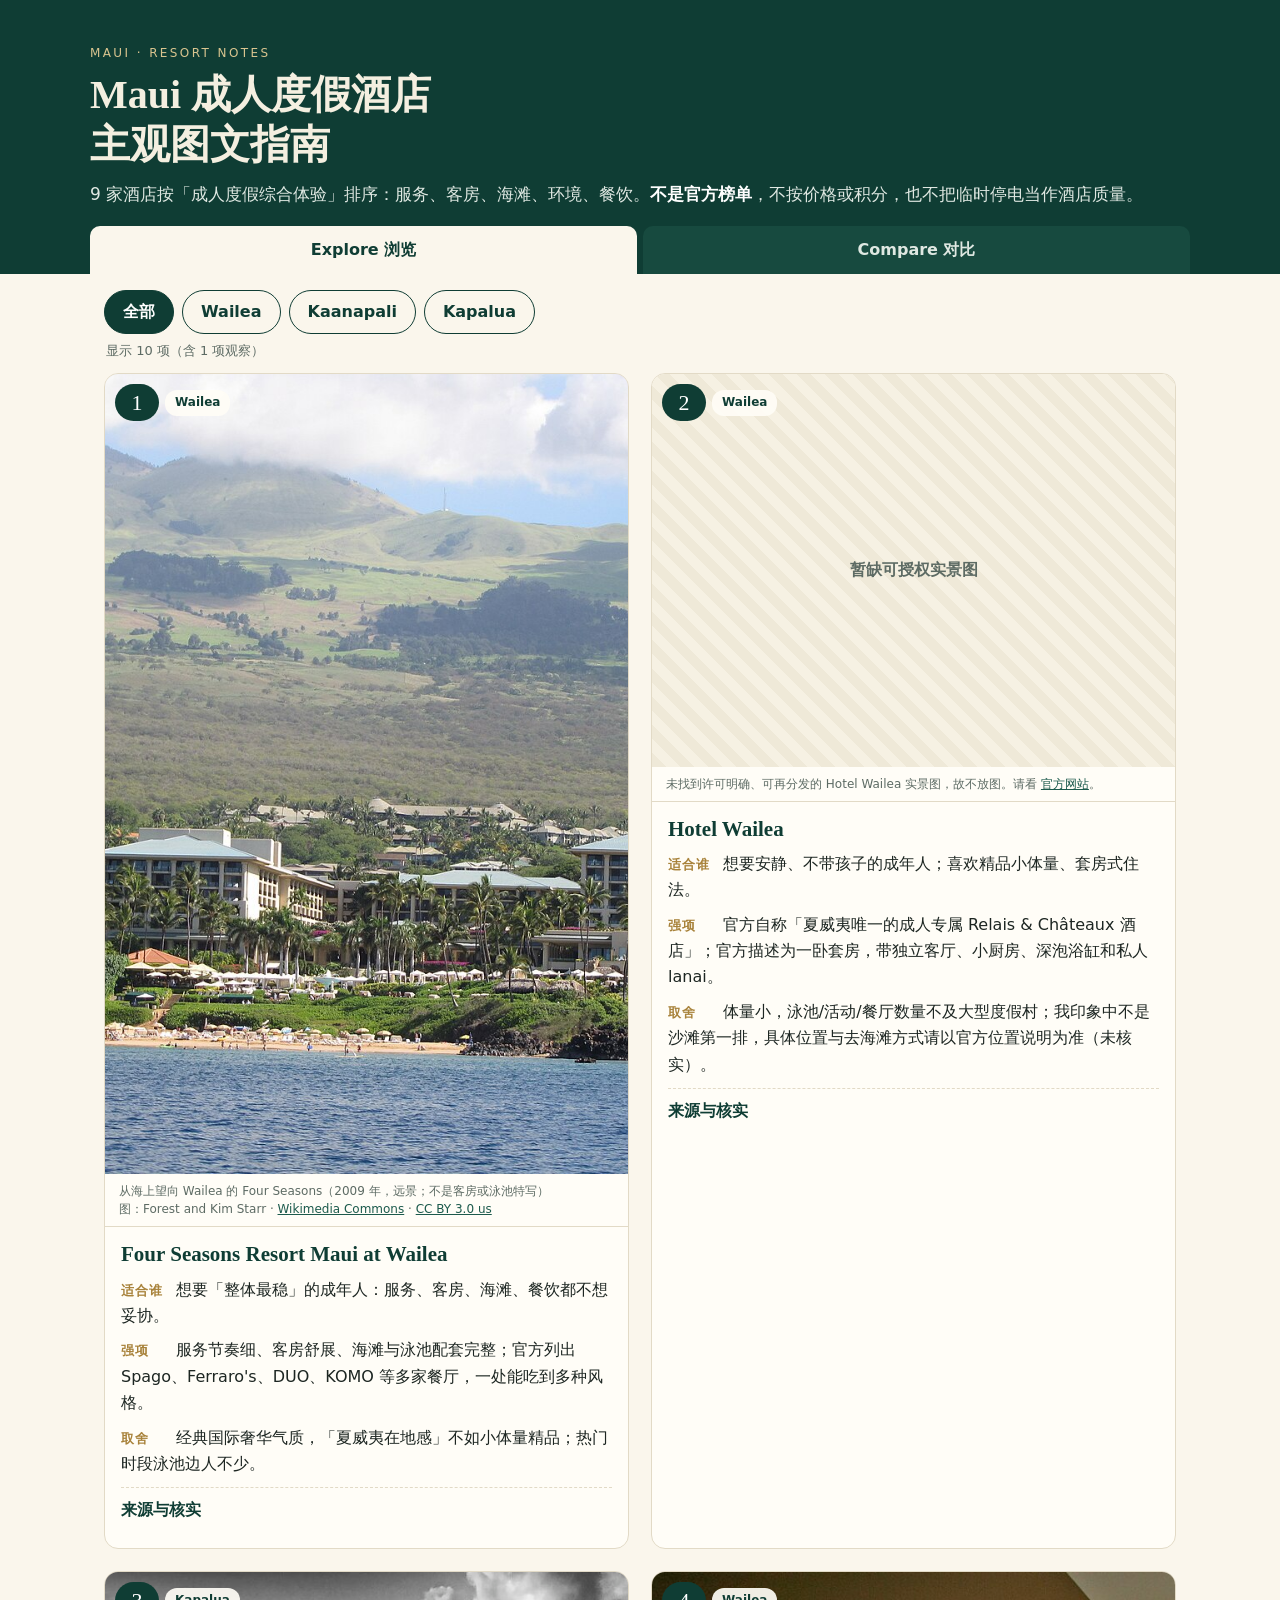
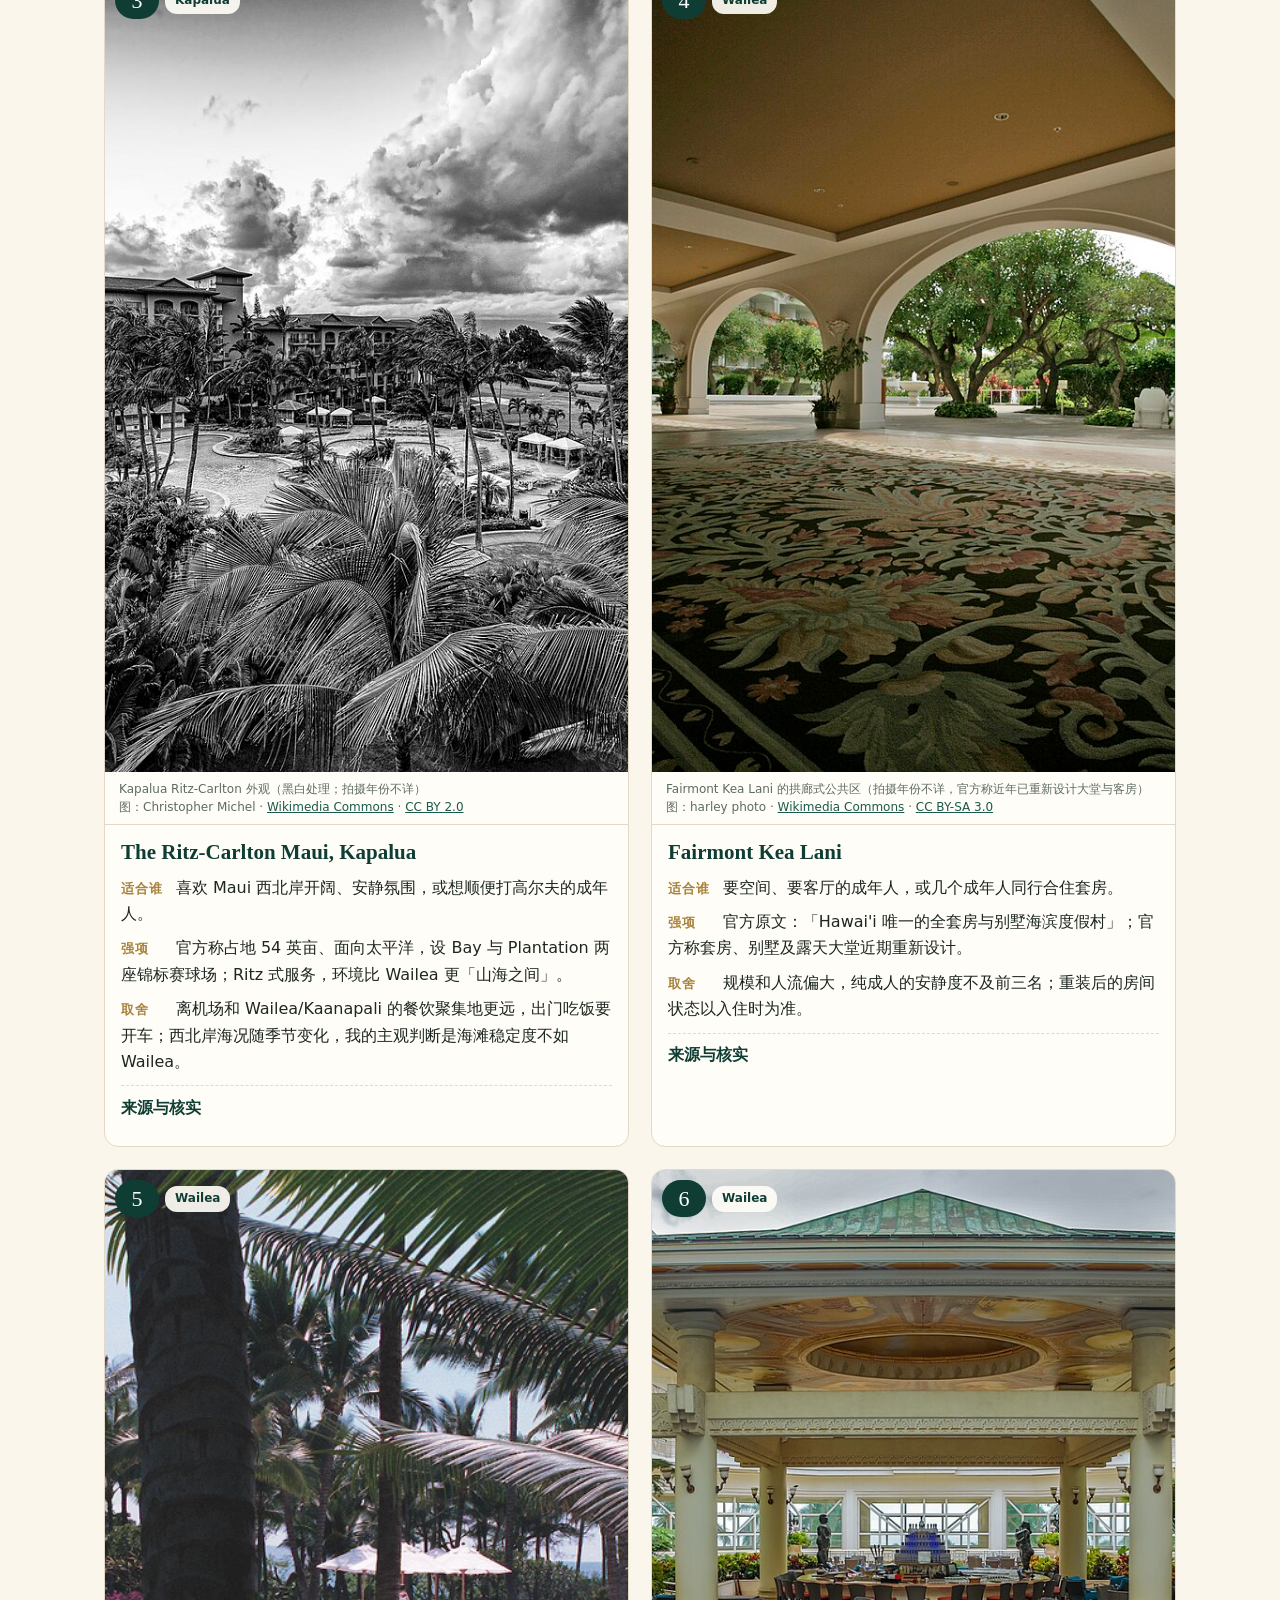
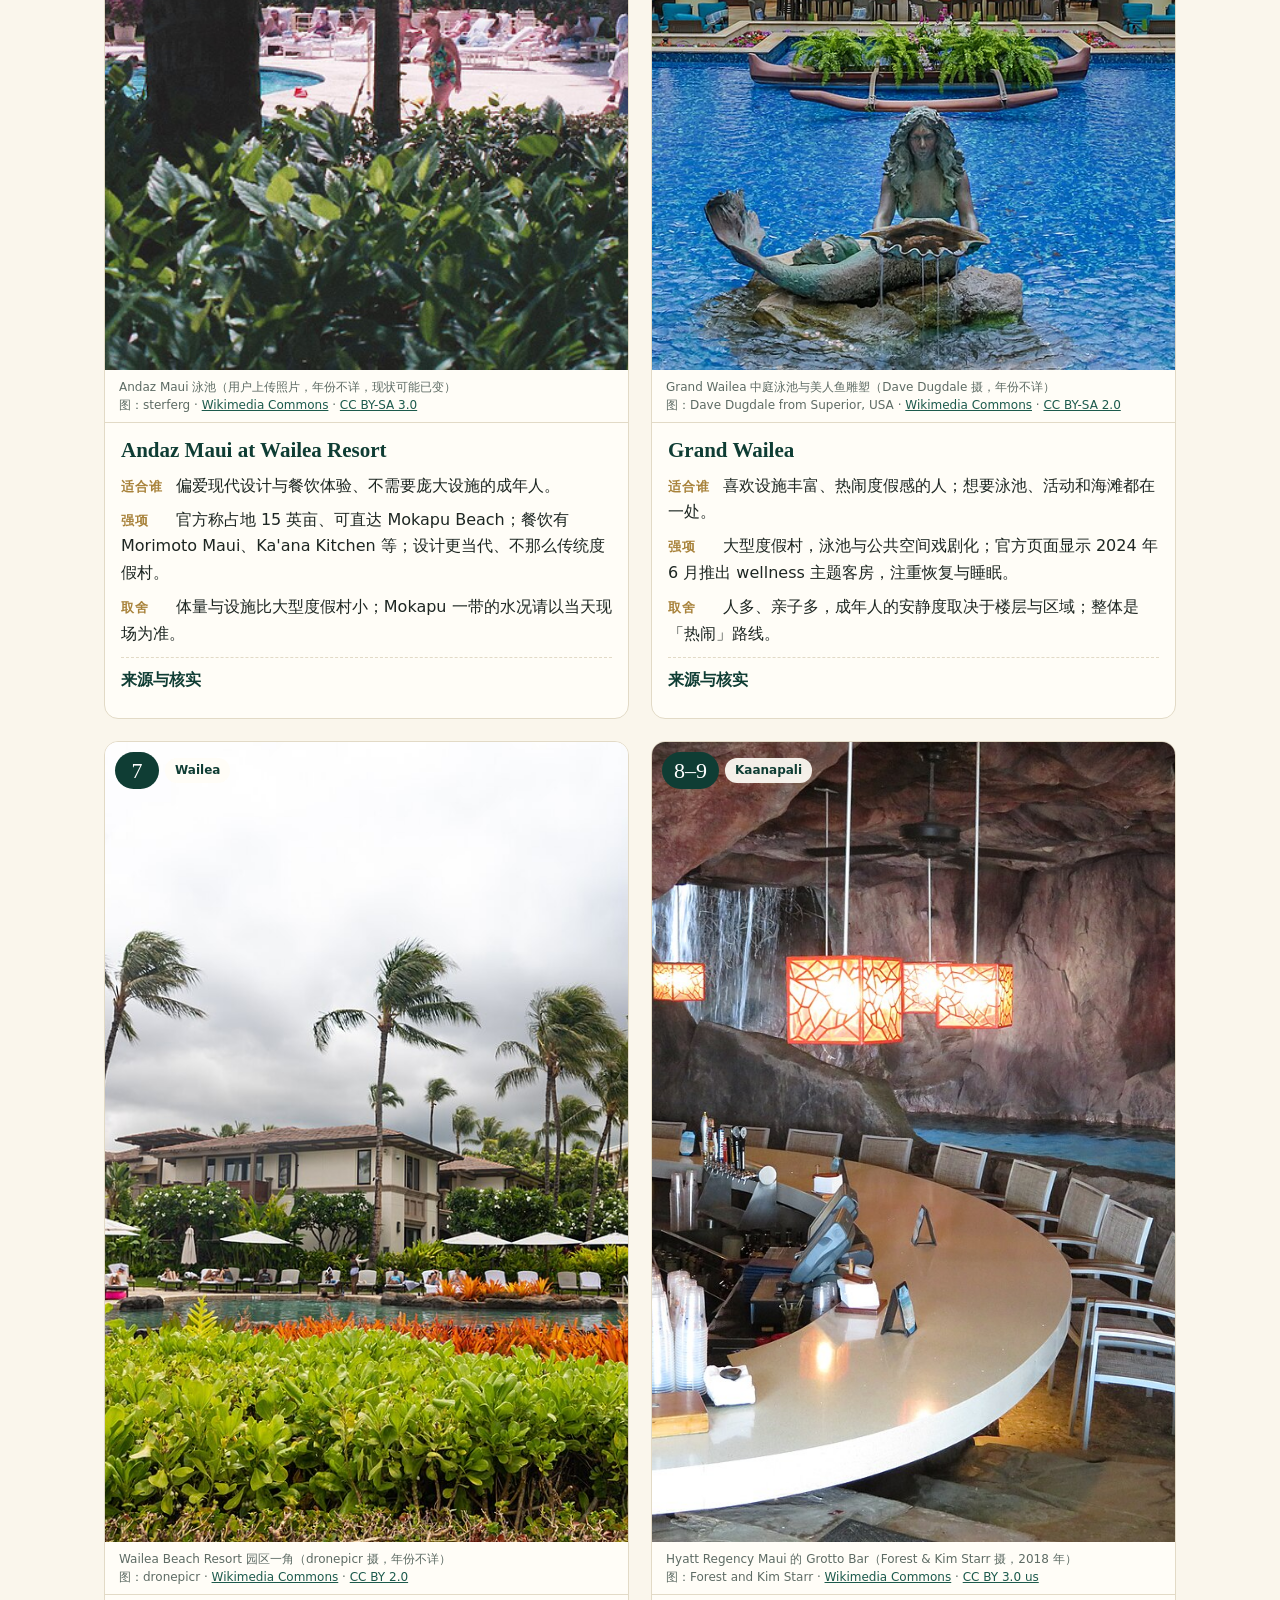
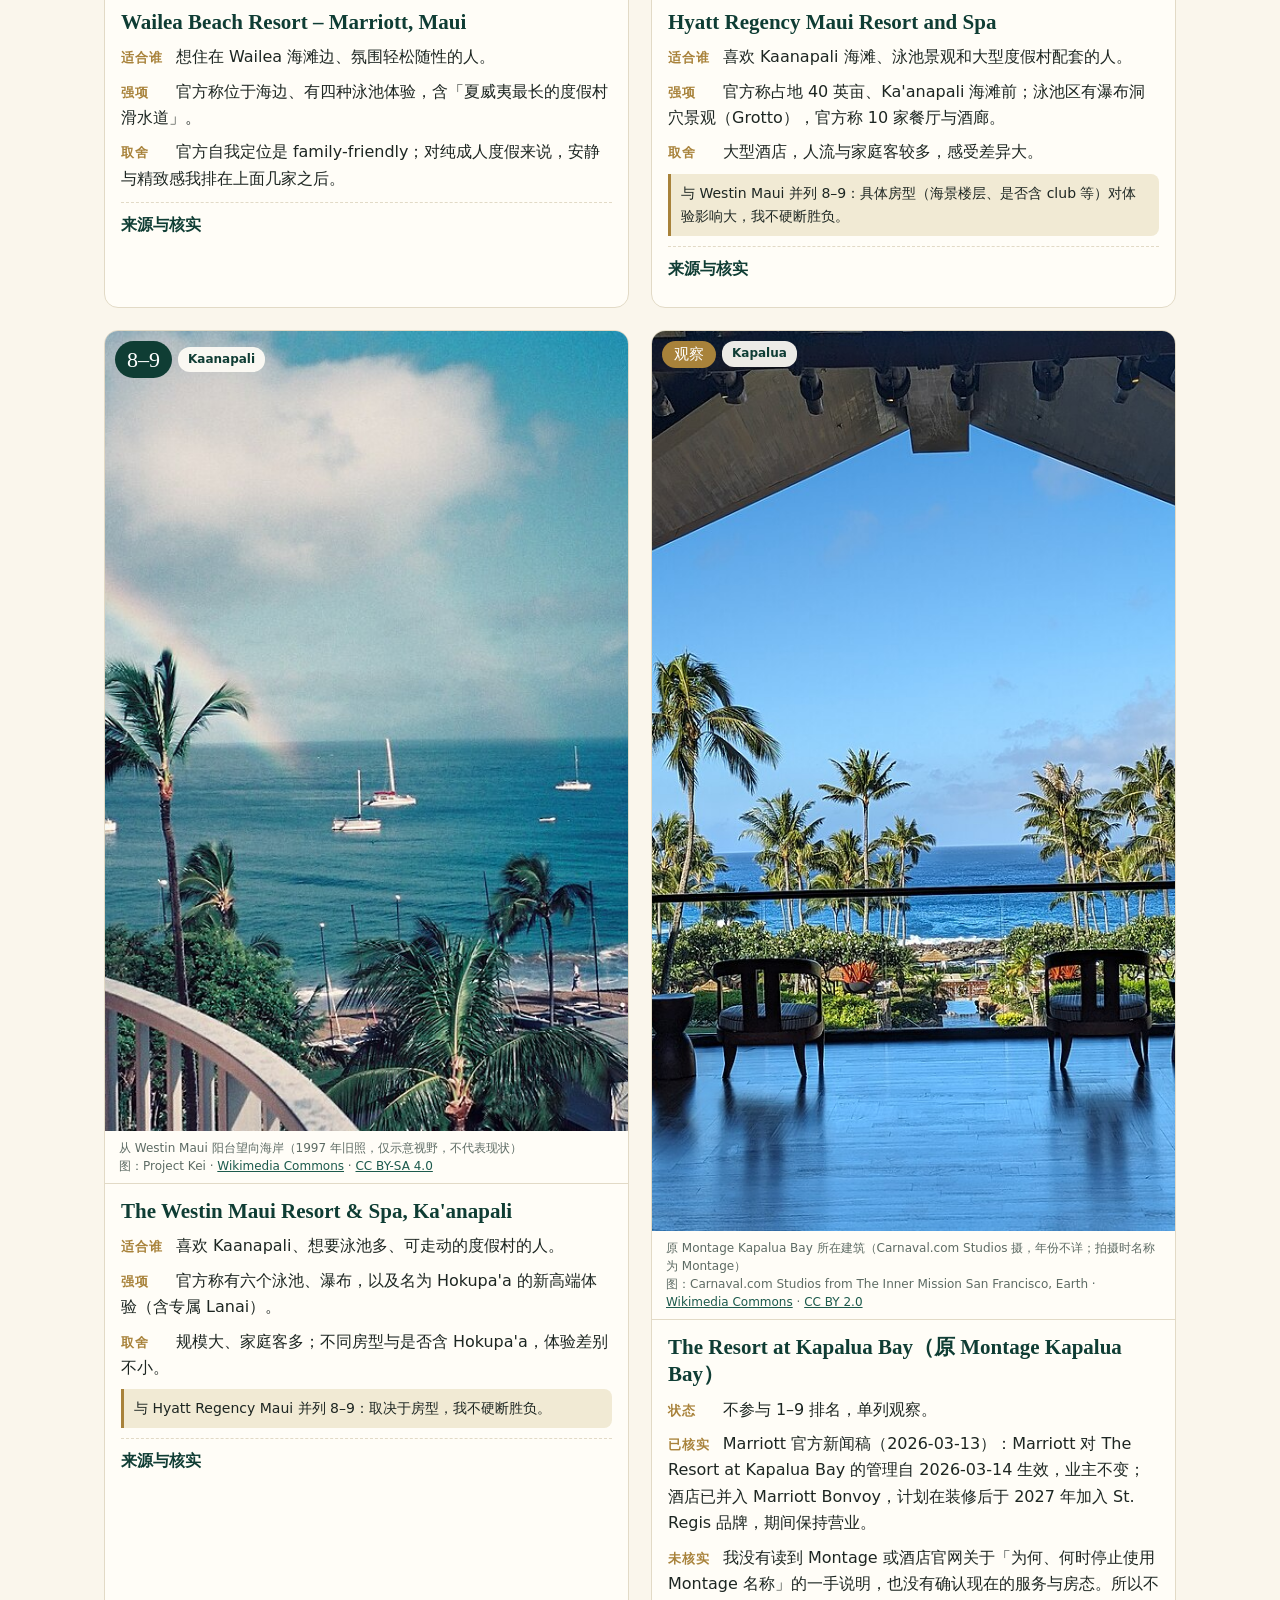
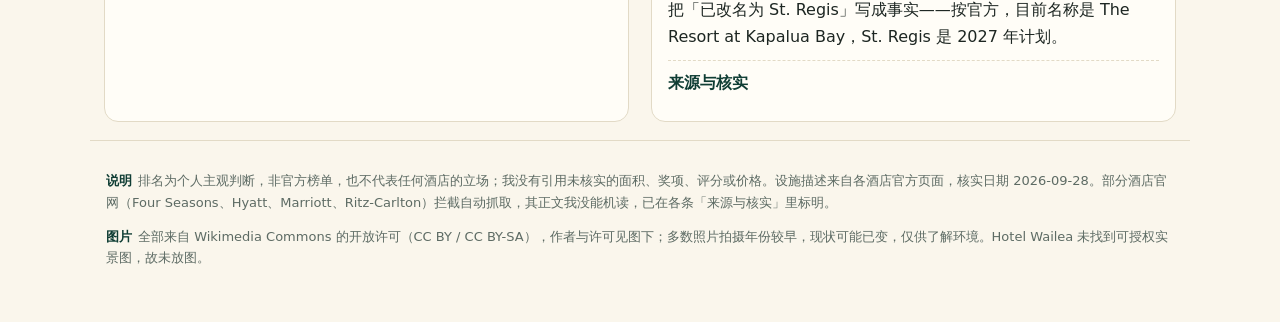
<file: maui-hotels/index.html>
<!doctype html>
<html lang="zh-CN"><head>
<meta charset="utf-8">
<meta name="viewport" content="width=device-width, initial-scale=1">
<title>Maui 成人度假酒店 · 主观图文指南</title>
<meta name="description" content="Maui 9 家度假酒店的主观成人度假排名：Wailea、Kaanapali、Kapalua，含实景图、区域筛选与对比。非官方榜单。">
<meta name="robots" content="index,follow">
<link rel="stylesheet" href="style.css">
</head><body>
<header class="top">
<p class="eyebrow">MAUI · RESORT NOTES</p>
<h1>Maui 成人度假酒店<br>主观图文指南</h1>
<p class="lede">9 家酒店按「成人度假综合体验」排序：服务、客房、海滩、环境、餐饮。<b>不是官方榜单</b>，不按价格或积分，也不把临时停电当作酒店质量。</p>
<div class="bar" role="tablist" aria-label="视图">
<button role="tab" class="tab on" data-view="explore" aria-selected="true">Explore 浏览</button>
<button role="tab" class="tab" data-view="compare" aria-selected="false">Compare 对比</button>
</div>
</header>
<main>
<section id="explore" class="view">
<div class="chips" role="group" aria-label="地区筛选">
<button class="chip on" data-r="all" aria-pressed="true">全部</button>
<button class="chip" data-r="Wailea" aria-pressed="false">Wailea</button>
<button class="chip" data-r="Kaanapali" aria-pressed="false">Kaanapali</button>
<button class="chip" data-r="Kapalua" aria-pressed="false">Kapalua</button>
</div>
<p class="count" id="count" aria-live="polite"></p>
<div class="list">
<article class="card" id="fs" data-region="Wailea">
<div class="rk"><span class="n">1</span><span class="reg">Wailea</span></div>
<figure class="ph"><img src="img/fs.jpg" alt="Four Seasons Resort Maui at Wailea：从海上望向 Wailea 的 Four Seasons（2009 年，远景；不是客房或泳池特写）" loading="lazy" width="1200" height="800"><figcaption>从海上望向 Wailea 的 Four Seasons（2009 年，远景；不是客房或泳池特写）<br>图：Forest and Kim Starr · <a href="https://commons.wikimedia.org/wiki/File:Starr-091223-1170-Roystonea_regia-habitat_view_Four_Seasons_Resort_from_Ohua_boat-Wailea-Maui_(24967016506).jpg" target="_blank" rel="noopener">Wikimedia Commons</a> · <a href="https://creativecommons.org/licenses/by/3.0/us/deed.en" target="_blank" rel="noopener">CC BY 3.0 us</a></figcaption></figure>
<div class="body">
<h2>Four Seasons Resort Maui at Wailea</h2>
<p class="who"><b>适合谁</b>想要「整体最稳」的成年人：服务、客房、海滩、餐饮都不想妥协。</p>
<p><b>强项</b>服务节奏细、客房舒展、海滩与泳池配套完整；官方列出 Spago、Ferraro&#x27;s、DUO、KOMO 等多家餐厅，一处能吃到多种风格。</p>
<p><b>取舍</b>经典国际奢华气质，「夏威夷在地感」不如小体量精品；热门时段泳池边人不少。</p>

<details><summary>来源与核实</summary>
<ul class="src">
<li>官方链接：<a href="https://www.fourseasons.com/maui/" target="_blank" rel="noopener">https://www.fourseasons.com/maui/</a></li>
<li>核实状态（2026-09-28）：官方链接已确认存在；站点拦截自动抓取，正文未能机读。Four Seasons 官网（搜索结果标题「Maui Luxury 5 Star Beach Resort」；站点拦截自动抓取）</li>
<li>照片：图：Forest and Kim Starr · <a href="https://commons.wikimedia.org/wiki/File:Starr-091223-1170-Roystonea_regia-habitat_view_Four_Seasons_Resort_from_Ohua_boat-Wailea-Maui_(24967016506).jpg" target="_blank" rel="noopener">Wikimedia Commons</a> · <a href="https://creativecommons.org/licenses/by/3.0/us/deed.en" target="_blank" rel="noopener">CC BY 3.0 us</a></li>
<li>排名依据：我的主观成人度假综合判断，不按价格、不按积分，也不把临时停电当质量。</li>
</ul></details>
</div></article><article class="card" id="hw" data-region="Wailea">
<div class="rk"><span class="n">2</span><span class="reg">Wailea</span></div>
<figure class="ph missing"><div class="miss">暂缺可授权实景图</div><figcaption>未找到许可明确、可再分发的 Hotel Wailea 实景图，故不放图。请看 <a href="https://www.hotelwailea.com/" target="_blank" rel="noopener">官方网站</a>。</figcaption></figure>
<div class="body">
<h2>Hotel Wailea</h2>
<p class="who"><b>适合谁</b>想要安静、不带孩子的成年人；喜欢精品小体量、套房式住法。</p>
<p><b>强项</b>官方自称「夏威夷唯一的成人专属 Relais &amp; Châteaux 酒店」；官方描述为一卧套房，带独立客厅、小厨房、深泡浴缸和私人 lanai。</p>
<p><b>取舍</b>体量小，泳池/活动/餐厅数量不及大型度假村；我印象中不是沙滩第一排，具体位置与去海滩方式请以官方位置说明为准（未核实）。</p>

<details><summary>来源与核实</summary>
<ul class="src">
<li>官方链接：<a href="https://www.hotelwailea.com/" target="_blank" rel="noopener">https://www.hotelwailea.com/</a></li>
<li>核实状态（2026-09-28）：官方页面正文已读取。Hotel Wailea 官网首页（已读取正文）</li>
<li>照片：暂缺</li>
<li>排名依据：我的主观成人度假综合判断，不按价格、不按积分，也不把临时停电当质量。</li>
</ul></details>
</div></article><article class="card" id="ritz" data-region="Kapalua">
<div class="rk"><span class="n">3</span><span class="reg">Kapalua</span></div>
<figure class="ph"><img src="img/ritz.jpg" alt="The Ritz-Carlton Maui, Kapalua：Kapalua Ritz-Carlton 外观（黑白处理；拍摄年份不详）" loading="lazy" width="1200" height="800"><figcaption>Kapalua Ritz-Carlton 外观（黑白处理；拍摄年份不详）<br>图：Christopher Michel · <a href="https://commons.wikimedia.org/wiki/File:Kapalua,_Maui_ritz-carlton_(15500353096).jpg" target="_blank" rel="noopener">Wikimedia Commons</a> · <a href="https://creativecommons.org/licenses/by/2.0" target="_blank" rel="noopener">CC BY 2.0</a></figcaption></figure>
<div class="body">
<h2>The Ritz-Carlton Maui, Kapalua</h2>
<p class="who"><b>适合谁</b>喜欢 Maui 西北岸开阔、安静氛围，或想顺便打高尔夫的成年人。</p>
<p><b>强项</b>官方称占地 54 英亩、面向太平洋，设 Bay 与 Plantation 两座锦标赛球场；Ritz 式服务，环境比 Wailea 更「山海之间」。</p>
<p><b>取舍</b>离机场和 Wailea/Kaanapali 的餐饮聚集地更远，出门吃饭要开车；西北岸海况随季节变化，我的主观判断是海滩稳定度不如 Wailea。</p>

<details><summary>来源与核实</summary>
<ul class="src">
<li>官方链接：<a href="https://www.ritzcarlton.com/en/hotels/jhmrz-the-ritz-carlton-maui-kapalua/overview/" target="_blank" rel="noopener">https://www.ritzcarlton.com/en/hotels/jhmrz-the-ritz-carlton-maui-kapalua/overview/</a></li>
<li>核实状态（2026-09-28）：官方链接已确认存在；站点拦截自动抓取，正文未能机读。Ritz-Carlton 官网（搜索结果标题「The Ritz-Carlton Maui, Kapalua | Luxury Hotel in Kapalua, Maui」；站点拦截自动抓取）</li>
<li>照片：图：Christopher Michel · <a href="https://commons.wikimedia.org/wiki/File:Kapalua,_Maui_ritz-carlton_(15500353096).jpg" target="_blank" rel="noopener">Wikimedia Commons</a> · <a href="https://creativecommons.org/licenses/by/2.0" target="_blank" rel="noopener">CC BY 2.0</a></li>
<li>排名依据：我的主观成人度假综合判断，不按价格、不按积分，也不把临时停电当质量。</li>
</ul></details>
</div></article><article class="card" id="fair" data-region="Wailea">
<div class="rk"><span class="n">4</span><span class="reg">Wailea</span></div>
<figure class="ph"><img src="img/fair.jpg" alt="Fairmont Kea Lani：Fairmont Kea Lani 的拱廊式公共区（拍摄年份不详，官方称近年已重新设计大堂与客房）" loading="lazy" width="1200" height="800"><figcaption>Fairmont Kea Lani 的拱廊式公共区（拍摄年份不详，官方称近年已重新设计大堂与客房）<br>图：harley photo · <a href="https://commons.wikimedia.org/wiki/File:Fairmont_Kea_Lani_Hotel_-_panoramio.jpg" target="_blank" rel="noopener">Wikimedia Commons</a> · <a href="https://creativecommons.org/licenses/by-sa/3.0" target="_blank" rel="noopener">CC BY-SA 3.0</a></figcaption></figure>
<div class="body">
<h2>Fairmont Kea Lani</h2>
<p class="who"><b>适合谁</b>要空间、要客厅的成年人，或几个成年人同行合住套房。</p>
<p><b>强项</b>官方原文：「Hawai&#x27;i 唯一的全套房与别墅海滨度假村」；官方称套房、别墅及露天大堂近期重新设计。</p>
<p><b>取舍</b>规模和人流偏大，纯成人的安静度不及前三名；重装后的房间状态以入住时为准。</p>

<details><summary>来源与核实</summary>
<ul class="src">
<li>官方链接：<a href="https://www.fairmont.com/en/hotels/hawaii-maui/fairmont-kea-lani.html" target="_blank" rel="noopener">https://www.fairmont.com/en/hotels/hawaii-maui/fairmont-kea-lani.html</a></li>
<li>核实状态（2026-09-28）：官方页面正文已读取。Fairmont 官网（已读取正文）</li>
<li>照片：图：harley photo · <a href="https://commons.wikimedia.org/wiki/File:Fairmont_Kea_Lani_Hotel_-_panoramio.jpg" target="_blank" rel="noopener">Wikimedia Commons</a> · <a href="https://creativecommons.org/licenses/by-sa/3.0" target="_blank" rel="noopener">CC BY-SA 3.0</a></li>
<li>排名依据：我的主观成人度假综合判断，不按价格、不按积分，也不把临时停电当质量。</li>
</ul></details>
</div></article><article class="card" id="andaz" data-region="Wailea">
<div class="rk"><span class="n">5</span><span class="reg">Wailea</span></div>
<figure class="ph"><img src="img/andaz.jpg" alt="Andaz Maui at Wailea Resort：Andaz Maui 泳池（用户上传照片，年份不详，现状可能已变）" loading="lazy" width="1200" height="800"><figcaption>Andaz Maui 泳池（用户上传照片，年份不详，现状可能已变）<br>图：sterferg · <a href="https://commons.wikimedia.org/wiki/File:Wailea_Pool_-_panoramio_(1).jpg" target="_blank" rel="noopener">Wikimedia Commons</a> · <a href="https://creativecommons.org/licenses/by-sa/3.0" target="_blank" rel="noopener">CC BY-SA 3.0</a></figcaption></figure>
<div class="body">
<h2>Andaz Maui at Wailea Resort</h2>
<p class="who"><b>适合谁</b>偏爱现代设计与餐饮体验、不需要庞大设施的成年人。</p>
<p><b>强项</b>官方称占地 15 英亩、可直达 Mokapu Beach；餐饮有 Morimoto Maui、Ka&#x27;ana Kitchen 等；设计更当代、不那么传统度假村。</p>
<p><b>取舍</b>体量与设施比大型度假村小；Mokapu 一带的水况请以当天现场为准。</p>

<details><summary>来源与核实</summary>
<ul class="src">
<li>官方链接：<a href="https://www.hyatt.com/andaz/en-US/oggaw-andaz-maui-at-wailea-resort" target="_blank" rel="noopener">https://www.hyatt.com/andaz/en-US/oggaw-andaz-maui-at-wailea-resort</a></li>
<li>核实状态（2026-09-28）：官方链接已确认存在；站点拦截自动抓取，正文未能机读。Hyatt 官网（搜索结果中的官方页面摘要；站点拦截自动抓取）</li>
<li>照片：图：sterferg · <a href="https://commons.wikimedia.org/wiki/File:Wailea_Pool_-_panoramio_(1).jpg" target="_blank" rel="noopener">Wikimedia Commons</a> · <a href="https://creativecommons.org/licenses/by-sa/3.0" target="_blank" rel="noopener">CC BY-SA 3.0</a></li>
<li>排名依据：我的主观成人度假综合判断，不按价格、不按积分，也不把临时停电当质量。</li>
</ul></details>
</div></article><article class="card" id="grand" data-region="Wailea">
<div class="rk"><span class="n">6</span><span class="reg">Wailea</span></div>
<figure class="ph"><img src="img/grand.jpg" alt="Grand Wailea：Grand Wailea 中庭泳池与美人鱼雕塑（Dave Dugdale 摄，年份不详）" loading="lazy" width="1200" height="800"><figcaption>Grand Wailea 中庭泳池与美人鱼雕塑（Dave Dugdale 摄，年份不详）<br>图：Dave Dugdale from Superior, USA · <a href="https://commons.wikimedia.org/wiki/File:Grand_Wailea_Resort_on_Maui_(8528532630).jpg" target="_blank" rel="noopener">Wikimedia Commons</a> · <a href="https://creativecommons.org/licenses/by-sa/2.0" target="_blank" rel="noopener">CC BY-SA 2.0</a></figcaption></figure>
<div class="body">
<h2>Grand Wailea</h2>
<p class="who"><b>适合谁</b>喜欢设施丰富、热闹度假感的人；想要泳池、活动和海滩都在一处。</p>
<p><b>强项</b>大型度假村，泳池与公共空间戏剧化；官方页面显示 2024 年 6 月推出 wellness 主题客房，注重恢复与睡眠。</p>
<p><b>取舍</b>人多、亲子多，成年人的安静度取决于楼层与区域；整体是「热闹」路线。</p>

<details><summary>来源与核实</summary>
<ul class="src">
<li>官方链接：<a href="https://www.grandwailea.com/" target="_blank" rel="noopener">https://www.grandwailea.com/</a></li>
<li>核实状态（2026-09-28）：官方页面正文已读取。Grand Wailea 官网首页（已读取正文）</li>
<li>照片：图：Dave Dugdale from Superior, USA · <a href="https://commons.wikimedia.org/wiki/File:Grand_Wailea_Resort_on_Maui_(8528532630).jpg" target="_blank" rel="noopener">Wikimedia Commons</a> · <a href="https://creativecommons.org/licenses/by-sa/2.0" target="_blank" rel="noopener">CC BY-SA 2.0</a></li>
<li>排名依据：我的主观成人度假综合判断，不按价格、不按积分，也不把临时停电当质量。</li>
</ul></details>
</div></article><article class="card" id="wbr" data-region="Wailea">
<div class="rk"><span class="n">7</span><span class="reg">Wailea</span></div>
<figure class="ph"><img src="img/wbr.jpg" alt="Wailea Beach Resort – Marriott, Maui：Wailea Beach Resort 园区一角（dronepicr 摄，年份不详）" loading="lazy" width="1200" height="800"><figcaption>Wailea Beach Resort 园区一角（dronepicr 摄，年份不详）<br>图：dronepicr · <a href="https://commons.wikimedia.org/wiki/File:Wailea_beach_resort_Maui,_Hawaii_(30800178817).jpg" target="_blank" rel="noopener">Wikimedia Commons</a> · <a href="https://creativecommons.org/licenses/by/2.0" target="_blank" rel="noopener">CC BY 2.0</a></figcaption></figure>
<div class="body">
<h2>Wailea Beach Resort – Marriott, Maui</h2>
<p class="who"><b>适合谁</b>想住在 Wailea 海滩边、氛围轻松随性的人。</p>
<p><b>强项</b>官方称位于海边、有四种泳池体验，含「夏威夷最长的度假村滑水道」。</p>
<p><b>取舍</b>官方自我定位是 family-friendly；对纯成人度假来说，安静与精致感我排在上面几家之后。</p>

<details><summary>来源与核实</summary>
<ul class="src">
<li>官方链接：<a href="https://www.marriott.com/en-us/hotels/hnmmc-wailea-beach-resort-marriott-maui/overview/" target="_blank" rel="noopener">https://www.marriott.com/en-us/hotels/hnmmc-wailea-beach-resort-marriott-maui/overview/</a></li>
<li>核实状态（2026-09-28）：官方链接已确认存在；站点拦截自动抓取，正文未能机读。Marriott 官网（搜索结果标题「Wailea Beach Resort - Marriott, Maui (Official Site)」；站点拦截自动抓取）</li>
<li>照片：图：dronepicr · <a href="https://commons.wikimedia.org/wiki/File:Wailea_beach_resort_Maui,_Hawaii_(30800178817).jpg" target="_blank" rel="noopener">Wikimedia Commons</a> · <a href="https://creativecommons.org/licenses/by/2.0" target="_blank" rel="noopener">CC BY 2.0</a></li>
<li>排名依据：我的主观成人度假综合判断，不按价格、不按积分，也不把临时停电当质量。</li>
</ul></details>
</div></article><article class="card" id="hyatt" data-region="Kaanapali">
<div class="rk"><span class="n">8–9</span><span class="reg">Kaanapali</span></div>
<figure class="ph"><img src="img/hyatt.jpg" alt="Hyatt Regency Maui Resort and Spa：Hyatt Regency Maui 的 Grotto Bar（Forest &amp; Kim Starr 摄，2018 年）" loading="lazy" width="1200" height="800"><figcaption>Hyatt Regency Maui 的 Grotto Bar（Forest &amp; Kim Starr 摄，2018 年）<br>图：Forest and Kim Starr · <a href="https://commons.wikimedia.org/wiki/File:Starr-180129-1717-Cocos_nucifera-Grotto_Bar_at_Hyatt-Kaanapali_Beach_Walk-Maui_(25436049617).jpg" target="_blank" rel="noopener">Wikimedia Commons</a> · <a href="https://creativecommons.org/licenses/by/3.0/us/deed.en" target="_blank" rel="noopener">CC BY 3.0 us</a></figcaption></figure>
<div class="body">
<h2>Hyatt Regency Maui Resort and Spa</h2>
<p class="who"><b>适合谁</b>喜欢 Kaanapali 海滩、泳池景观和大型度假村配套的人。</p>
<p><b>强项</b>官方称占地 40 英亩、Ka&#x27;anapali 海滩前；泳池区有瀑布洞穴景观（Grotto），官方称 10 家餐厅与酒廊。</p>
<p><b>取舍</b>大型酒店，人流与家庭客较多，感受差异大。</p>
<p class="tie">与 Westin Maui 并列 8–9：具体房型（海景楼层、是否含 club 等）对体验影响大，我不硬断胜负。</p>
<details><summary>来源与核实</summary>
<ul class="src">
<li>官方链接：<a href="https://www.hyatt.com/hyatt-regency/en-US/oggrm-hyatt-regency-maui-resort-and-spa" target="_blank" rel="noopener">https://www.hyatt.com/hyatt-regency/en-US/oggrm-hyatt-regency-maui-resort-and-spa</a></li>
<li>核实状态（2026-09-28）：官方链接已确认存在；站点拦截自动抓取，正文未能机读。Hyatt 官网（搜索结果中的官方页面摘要；站点拦截自动抓取）</li>
<li>照片：图：Forest and Kim Starr · <a href="https://commons.wikimedia.org/wiki/File:Starr-180129-1717-Cocos_nucifera-Grotto_Bar_at_Hyatt-Kaanapali_Beach_Walk-Maui_(25436049617).jpg" target="_blank" rel="noopener">Wikimedia Commons</a> · <a href="https://creativecommons.org/licenses/by/3.0/us/deed.en" target="_blank" rel="noopener">CC BY 3.0 us</a></li>
<li>排名依据：我的主观成人度假综合判断，不按价格、不按积分，也不把临时停电当质量。</li>
</ul></details>
</div></article><article class="card" id="westin" data-region="Kaanapali">
<div class="rk"><span class="n">8–9</span><span class="reg">Kaanapali</span></div>
<figure class="ph"><img src="img/westin.jpg" alt="The Westin Maui Resort &amp; Spa, Ka&#x27;anapali：从 Westin Maui 阳台望向海岸（1997 年旧照，仅示意视野，不代表现状）" loading="lazy" width="1200" height="800"><figcaption>从 Westin Maui 阳台望向海岸（1997 年旧照，仅示意视野，不代表现状）<br>图：Project Kei · <a href="https://commons.wikimedia.org/wiki/File:Coast_seen_from_Westinmaui.jpg" target="_blank" rel="noopener">Wikimedia Commons</a> · <a href="https://creativecommons.org/licenses/by-sa/4.0" target="_blank" rel="noopener">CC BY-SA 4.0</a></figcaption></figure>
<div class="body">
<h2>The Westin Maui Resort &amp; Spa, Ka&#x27;anapali</h2>
<p class="who"><b>适合谁</b>喜欢 Kaanapali、想要泳池多、可走动的度假村的人。</p>
<p><b>强项</b>官方称有六个泳池、瀑布，以及名为 Hokupa&#x27;a 的新高端体验（含专属 Lanai）。</p>
<p><b>取舍</b>规模大、家庭客多；不同房型与是否含 Hokupa&#x27;a，体验差别不小。</p>
<p class="tie">与 Hyatt Regency Maui 并列 8–9：取决于房型，我不硬断胜负。</p>
<details><summary>来源与核实</summary>
<ul class="src">
<li>官方链接：<a href="https://www.marriott.com/en-us/hotels/hnmwi-the-westin-maui-resort-and-spa-kaanapali/overview/" target="_blank" rel="noopener">https://www.marriott.com/en-us/hotels/hnmwi-the-westin-maui-resort-and-spa-kaanapali/overview/</a></li>
<li>核实状态（2026-09-28）：官方链接已确认存在；站点拦截自动抓取，正文未能机读。Marriott 官网（搜索结果标题含「The Westin Maui Resort &amp; Spa, Ka&#x27;anapali」；站点拦截自动抓取）</li>
<li>照片：图：Project Kei · <a href="https://commons.wikimedia.org/wiki/File:Coast_seen_from_Westinmaui.jpg" target="_blank" rel="noopener">Wikimedia Commons</a> · <a href="https://creativecommons.org/licenses/by-sa/4.0" target="_blank" rel="noopener">CC BY-SA 4.0</a></li>
<li>排名依据：我的主观成人度假综合判断，不按价格、不按积分，也不把临时停电当质量。</li>
</ul></details>
</div></article>
<article class="card watch" id="kapalua-bay" data-region="Kapalua">
<div class="rk"><span class="n w">观察</span><span class="reg">Kapalua</span></div>
<figure class="ph"><img src="img/montage.jpg" alt="Kapalua Bay 的原 Montage 度假村建筑" loading="lazy" width="1200" height="900">
<figcaption>原 Montage Kapalua Bay 所在建筑（Carnaval.com Studios 摄，年份不详；拍摄时名称为 Montage）<br>图：Carnaval.com Studios from The Inner Mission San Francisco, Earth · <a href="https://commons.wikimedia.org/wiki/File:MONTAGE_at_Kapalua_(53391755964).jpg" target="_blank" rel="noopener">Wikimedia Commons</a> · <a href="https://creativecommons.org/licenses/by/2.0" target="_blank" rel="noopener">CC BY 2.0</a></figcaption></figure>
<div class="body">
<h2>The Resort at Kapalua Bay（原 Montage Kapalua Bay）</h2>
<p class="who"><b>状态</b>不参与 1–9 排名，单列观察。</p>
<p><b>已核实</b>Marriott 官方新闻稿（2026-03-13）：Marriott 对 The Resort at Kapalua Bay 的管理自 2026-03-14 生效，业主不变；酒店已并入 Marriott Bonvoy，计划在装修后于 2027 年加入 St. Regis 品牌，期间保持营业。</p>
<p><b>未核实</b>我没有读到 Montage 或酒店官网关于「为何、何时停止使用 Montage 名称」的一手说明，也没有确认现在的服务与房态。所以不把「已改名为 St. Regis」写成事实——按官方，目前名称是 The Resort at Kapalua Bay，St. Regis 是 2027 年计划。</p>
<details><summary>来源与核实</summary><ul class="src">
<li>Marriott 新闻稿：<a href="https://news.marriott.com/news/2026/03/13/marriott-international-signs-agreement-to-bring-st-regis-hotels-and-resorts-to-kapalua-bay-hawaii" target="_blank" rel="noopener">news.marriott.com</a>；同文 <a href="https://www.prnewswire.com/news-releases/marriott-international-signs-agreement-to-bring-st-regis-hotels--resorts-to-kapalua-bay-hawaii-302713857.html" target="_blank" rel="noopener">PR Newswire</a>（已读取正文，2026-09-28）。</li>
<li>montage.com 官网目的地列表（2026-09-28 读取）未列出 Kapalua Bay。</li>
<li>照片：图：Carnaval.com Studios from The Inner Mission San Francisco, Earth · <a href="https://commons.wikimedia.org/wiki/File:MONTAGE_at_Kapalua_(53391755964).jpg" target="_blank" rel="noopener">Wikimedia Commons</a> · <a href="https://creativecommons.org/licenses/by/2.0" target="_blank" rel="noopener">CC BY 2.0</a></li></ul></details>
</div></article>
</div>
</section>
<section id="compare" class="view" hidden>
<p class="hint">选两家并排看。</p>
<div class="pick"><label>A<select id="selA"></select></label><label>B<select id="selB"></select></label></div>
<div class="cmp" id="cmp"></div>
</section>
</main>
<footer>
<p><b>说明</b>排名为个人主观判断，非官方榜单，也不代表任何酒店的立场；我没有引用未核实的面积、奖项、评分或价格。设施描述来自各酒店官方页面，核实日期 2026-09-28。部分酒店官网（Four Seasons、Hyatt、Marriott、Ritz-Carlton）拦截自动抓取，其正文我没能机读，已在各条「来源与核实」里标明。</p>
<p><b>图片</b>全部来自 Wikimedia Commons 的开放许可（CC BY / CC BY-SA），作者与许可见图下；多数照片拍摄年份较早，现状可能已变，仅供了解环境。Hotel Wailea 未找到可授权实景图，故未放图。</p>
</footer>
<script>window.HOTELS=[{"id": "fs", "rank": "1", "name": "Four Seasons Resort Maui at Wailea", "region": "Wailea", "who": "想要「整体最稳」的成年人：服务、客房、海滩、餐饮都不想妥协。", "pro": "服务节奏细、客房舒展、海滩与泳池配套完整；官方列出 Spago、Ferraro's、DUO、KOMO 等多家餐厅，一处能吃到多种风格。", "con": "经典国际奢华气质，「夏威夷在地感」不如小体量精品；热门时段泳池边人不少。", "url": "https://www.fourseasons.com/maui/", "note": ""}, {"id": "hw", "rank": "2", "name": "Hotel Wailea", "region": "Wailea", "who": "想要安静、不带孩子的成年人；喜欢精品小体量、套房式住法。", "pro": "官方自称「夏威夷唯一的成人专属 Relais & Châteaux 酒店」；官方描述为一卧套房，带独立客厅、小厨房、深泡浴缸和私人 lanai。", "con": "体量小，泳池/活动/餐厅数量不及大型度假村；我印象中不是沙滩第一排，具体位置与去海滩方式请以官方位置说明为准（未核实）。", "url": "https://www.hotelwailea.com/", "note": ""}, {"id": "ritz", "rank": "3", "name": "The Ritz-Carlton Maui, Kapalua", "region": "Kapalua", "who": "喜欢 Maui 西北岸开阔、安静氛围，或想顺便打高尔夫的成年人。", "pro": "官方称占地 54 英亩、面向太平洋，设 Bay 与 Plantation 两座锦标赛球场；Ritz 式服务，环境比 Wailea 更「山海之间」。", "con": "离机场和 Wailea/Kaanapali 的餐饮聚集地更远，出门吃饭要开车；西北岸海况随季节变化，我的主观判断是海滩稳定度不如 Wailea。", "url": "https://www.ritzcarlton.com/en/hotels/jhmrz-the-ritz-carlton-maui-kapalua/overview/", "note": ""}, {"id": "fair", "rank": "4", "name": "Fairmont Kea Lani", "region": "Wailea", "who": "要空间、要客厅的成年人，或几个成年人同行合住套房。", "pro": "官方原文：「Hawai'i 唯一的全套房与别墅海滨度假村」；官方称套房、别墅及露天大堂近期重新设计。", "con": "规模和人流偏大，纯成人的安静度不及前三名；重装后的房间状态以入住时为准。", "url": "https://www.fairmont.com/en/hotels/hawaii-maui/fairmont-kea-lani.html", "note": ""}, {"id": "andaz", "rank": "5", "name": "Andaz Maui at Wailea Resort", "region": "Wailea", "who": "偏爱现代设计与餐饮体验、不需要庞大设施的成年人。", "pro": "官方称占地 15 英亩、可直达 Mokapu Beach；餐饮有 Morimoto Maui、Ka'ana Kitchen 等；设计更当代、不那么传统度假村。", "con": "体量与设施比大型度假村小；Mokapu 一带的水况请以当天现场为准。", "url": "https://www.hyatt.com/andaz/en-US/oggaw-andaz-maui-at-wailea-resort", "note": ""}, {"id": "grand", "rank": "6", "name": "Grand Wailea", "region": "Wailea", "who": "喜欢设施丰富、热闹度假感的人；想要泳池、活动和海滩都在一处。", "pro": "大型度假村，泳池与公共空间戏剧化；官方页面显示 2024 年 6 月推出 wellness 主题客房，注重恢复与睡眠。", "con": "人多、亲子多，成年人的安静度取决于楼层与区域；整体是「热闹」路线。", "url": "https://www.grandwailea.com/", "note": ""}, {"id": "wbr", "rank": "7", "name": "Wailea Beach Resort – Marriott, Maui", "region": "Wailea", "who": "想住在 Wailea 海滩边、氛围轻松随性的人。", "pro": "官方称位于海边、有四种泳池体验，含「夏威夷最长的度假村滑水道」。", "con": "官方自我定位是 family-friendly；对纯成人度假来说，安静与精致感我排在上面几家之后。", "url": "https://www.marriott.com/en-us/hotels/hnmmc-wailea-beach-resort-marriott-maui/overview/", "note": ""}, {"id": "hyatt", "rank": "8–9", "name": "Hyatt Regency Maui Resort and Spa", "region": "Kaanapali", "who": "喜欢 Kaanapali 海滩、泳池景观和大型度假村配套的人。", "pro": "官方称占地 40 英亩、Ka'anapali 海滩前；泳池区有瀑布洞穴景观（Grotto），官方称 10 家餐厅与酒廊。", "con": "大型酒店，人流与家庭客较多，感受差异大。", "url": "https://www.hyatt.com/hyatt-regency/en-US/oggrm-hyatt-regency-maui-resort-and-spa", "note": "与 Westin Maui 并列 8–9：具体房型（海景楼层、是否含 club 等）对体验影响大，我不硬断胜负。"}, {"id": "westin", "rank": "8–9", "name": "The Westin Maui Resort & Spa, Ka'anapali", "region": "Kaanapali", "who": "喜欢 Kaanapali、想要泳池多、可走动的度假村的人。", "pro": "官方称有六个泳池、瀑布，以及名为 Hokupa'a 的新高端体验（含专属 Lanai）。", "con": "规模大、家庭客多；不同房型与是否含 Hokupa'a，体验差别不小。", "url": "https://www.marriott.com/en-us/hotels/hnmwi-the-westin-maui-resort-and-spa-kaanapali/overview/", "note": "与 Hyatt Regency Maui 并列 8–9：取决于房型，我不硬断胜负。"}];</script>
<script src="app.js"></script>
</body></html>
</file>
<file: maui-hotels/style.css>
:root{--cream:#faf6ec;--paper:#fffdf7;--sea:#0f3d34;--sea2:#1c5a4c;--ink:#1d2622;--mute:#5d6b64;--line:#e2dac6;--gold:#a8823a}
*{box-sizing:border-box}
html{-webkit-text-size-adjust:100%}
body{margin:0;background:var(--cream);color:var(--ink);font:16px/1.65 -apple-system,"PingFang SC","Hiragino Sans GB","Noto Sans CJK SC",system-ui,sans-serif;overflow-x:hidden}
h1,h2,.n{font-family:Georgia,"Songti SC","Noto Serif CJK SC",serif}
a{color:var(--sea2)}
.top{background:var(--sea);color:#f4efe0;padding:28px 18px 0}
.top>*{max-width:760px;margin-left:auto;margin-right:auto}
.eyebrow{margin:0 auto 6px;letter-spacing:.2em;font-size:12px;color:#d9c48f}
h1{margin:0 auto 10px;font-size:28px;line-height:1.25;font-weight:600}
.lede{margin:0 auto 18px;color:#dfe8e2;font-size:15px}
.lede b{color:#fff}
.bar{display:flex;gap:6px}
.tab{flex:1;min-height:48px;border:0;border-radius:10px 10px 0 0;background:#174a3f;color:#dfe8e2;font:inherit;font-weight:600;cursor:pointer}
.tab.on{background:var(--cream);color:var(--sea)}
main{max-width:760px;margin:0 auto;padding:16px 14px 8px}
.chips{display:flex;gap:8px;flex-wrap:wrap;margin-bottom:6px}
.chip{min-height:44px;padding:0 18px;border:1px solid var(--sea);border-radius:22px;background:transparent;color:var(--sea);font:inherit;font-weight:600;cursor:pointer}
.chip.on{background:var(--sea);color:#fff}
.count{color:var(--mute);font-size:13px;margin:6px 2px 12px}
.card{background:var(--paper);border:1px solid var(--line);border-radius:14px;margin:0 0 22px;overflow:hidden;position:relative}
.card[hidden]{display:none}
.rk{position:absolute;top:10px;left:10px;z-index:2;display:flex;gap:6px;align-items:center}
.n{background:var(--sea);color:#fff;padding:2px 12px;border-radius:20px;font-size:22px;line-height:1.5;min-width:44px;text-align:center}
.n.w{font-size:15px;background:var(--gold)}
.reg{background:rgba(255,253,247,.92);color:var(--sea);font-size:12px;padding:3px 10px;border-radius:12px;font-weight:600}
.ph{margin:0}
.ph img{display:block;width:100%;aspect-ratio:4/3;object-fit:cover;background:#dfd8c4}
.ph figcaption{font-size:12px;color:var(--mute);padding:8px 14px;border-bottom:1px solid var(--line);line-height:1.5}
.ph.missing .miss{aspect-ratio:4/3;display:flex;align-items:center;justify-content:center;background:repeating-linear-gradient(45deg,#efe9d8,#efe9d8 10px,#f6f1e3 10px,#f6f1e3 20px);color:var(--mute);font-weight:600}
.body{padding:14px 16px 16px}
h2{margin:0 0 8px;font-size:21px;line-height:1.3;color:var(--sea)}
.body p{margin:8px 0}
.body p b{display:inline-block;min-width:3.6em;margin-right:8px;color:var(--gold);font-size:13px;letter-spacing:.06em}
.tie{background:#f1ead4;border-left:3px solid var(--gold);padding:8px 10px;border-radius:0 8px 8px 0;font-size:14px}
details{margin-top:10px;border-top:1px dashed var(--line)}
summary{min-height:44px;display:flex;align-items:center;cursor:pointer;color:var(--sea);font-weight:600}
.src{margin:0 0 4px;padding-left:18px;font-size:13px;color:var(--mute);overflow-wrap:anywhere}
.src li{margin:4px 0}
.hint{color:var(--mute);margin:4px 2px 10px}
.pick{display:grid;grid-template-columns:1fr 1fr;gap:10px;margin-bottom:12px}
.pick label{font-size:12px;color:var(--mute)}
.pick select{display:block;width:100%;min-height:48px;margin-top:2px;padding:0 8px;font:inherit;font-size:14px;border:1px solid var(--sea);border-radius:10px;background:var(--paper);color:var(--ink)}
.cmp{display:grid;grid-template-columns:1fr 1fr;gap:1px;background:var(--line);border:1px solid var(--line);border-radius:12px;overflow:hidden}
.cmp>div{background:var(--paper);padding:10px 11px;font-size:14px;line-height:1.55;overflow-wrap:anywhere}
.cmp .lab{grid-column:1/-1;background:var(--sea);color:#f4efe0;font-size:12px;letter-spacing:.12em;padding:4px 11px}
.cmp .hd{font-family:Georgia,"Songti SC",serif;font-weight:700;color:var(--sea)}
.cmp a{display:inline-flex;min-height:44px;align-items:center}
footer{max-width:760px;margin:10px auto 0;padding:16px 16px 40px;color:var(--mute);font-size:13px;border-top:1px solid var(--line)}
footer b{color:var(--sea);margin-right:6px}
@media(min-width:900px){
.top{padding:44px 24px 0}h1{font-size:40px}.lede{font-size:17px}
main,.top>*,footer{max-width:1100px}
.list{display:grid;grid-template-columns:repeat(2,1fr);gap:22px}
.card{margin:0;display:flex;flex-direction:column}
.body{flex:1}
.cmp>div{font-size:15px;padding:14px}
}
.ph img[src$="fs.jpg"]{object-position:50% 100%}
</file>
